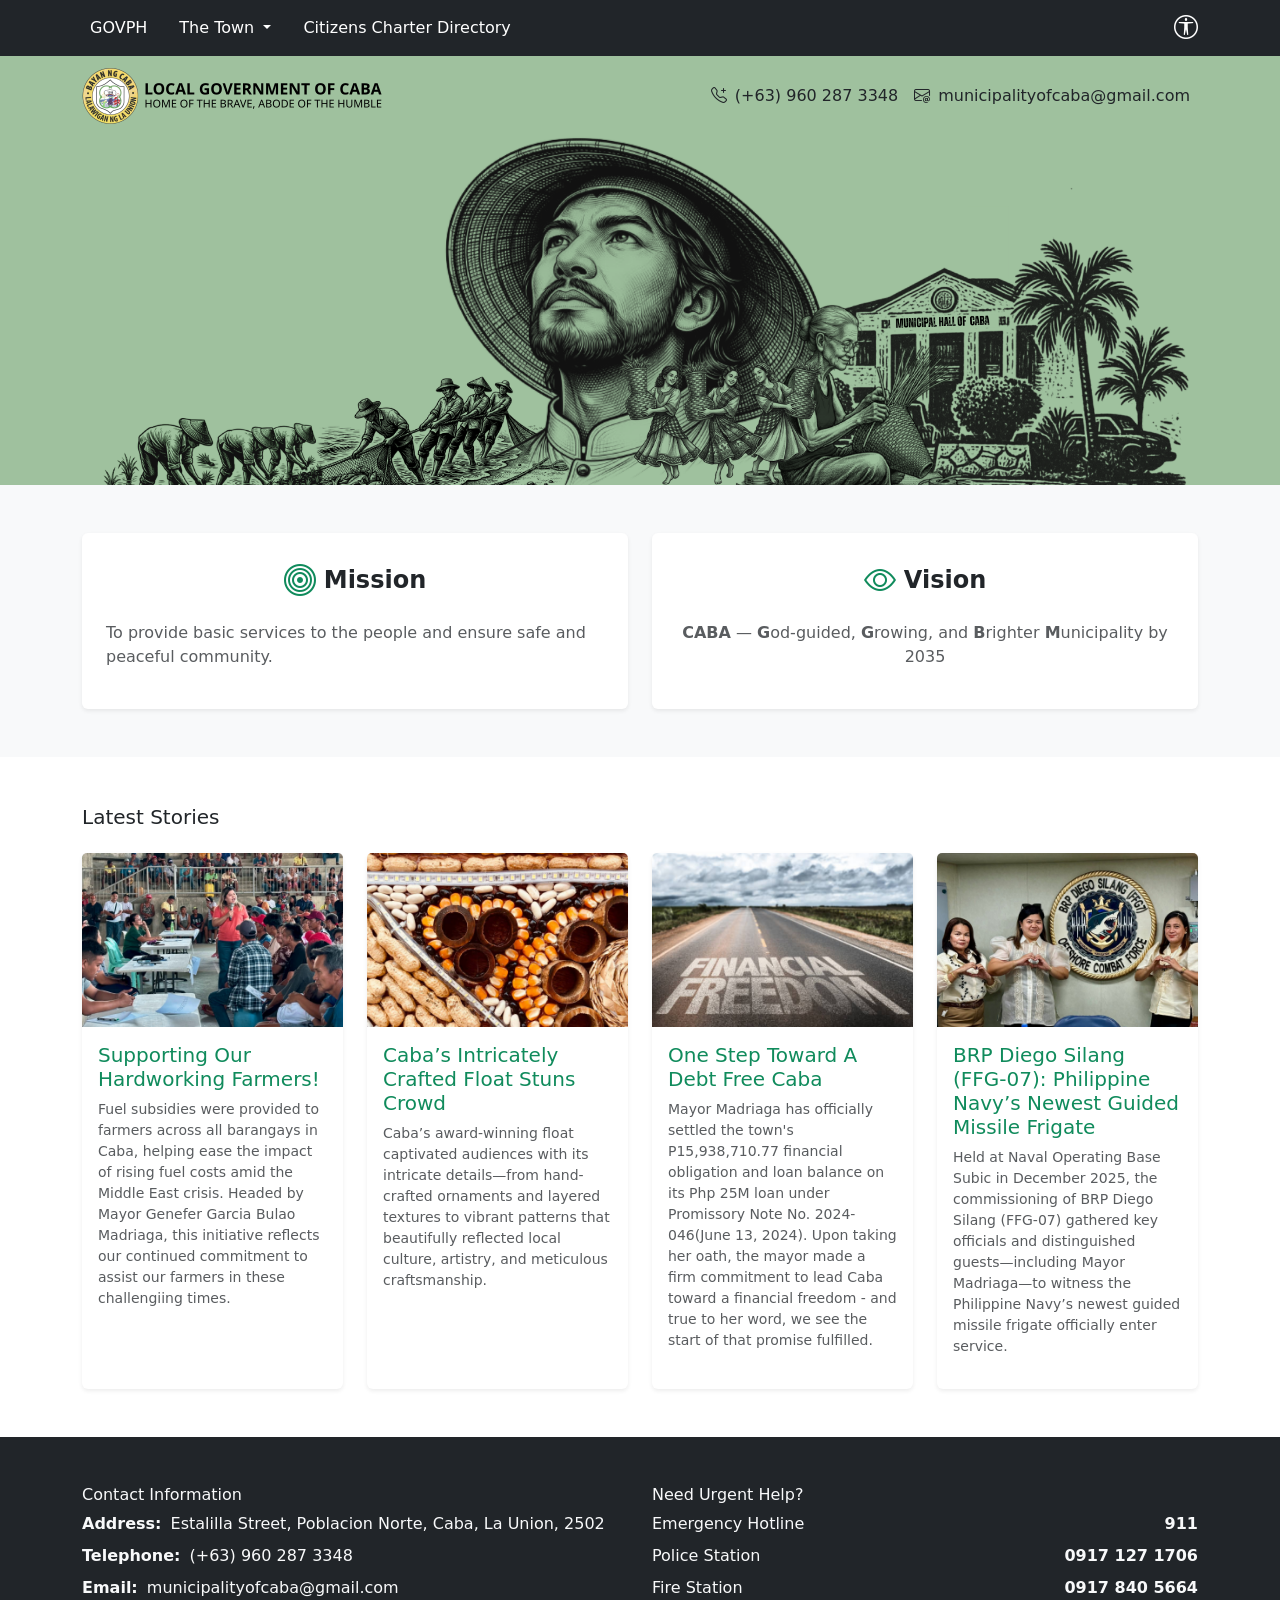
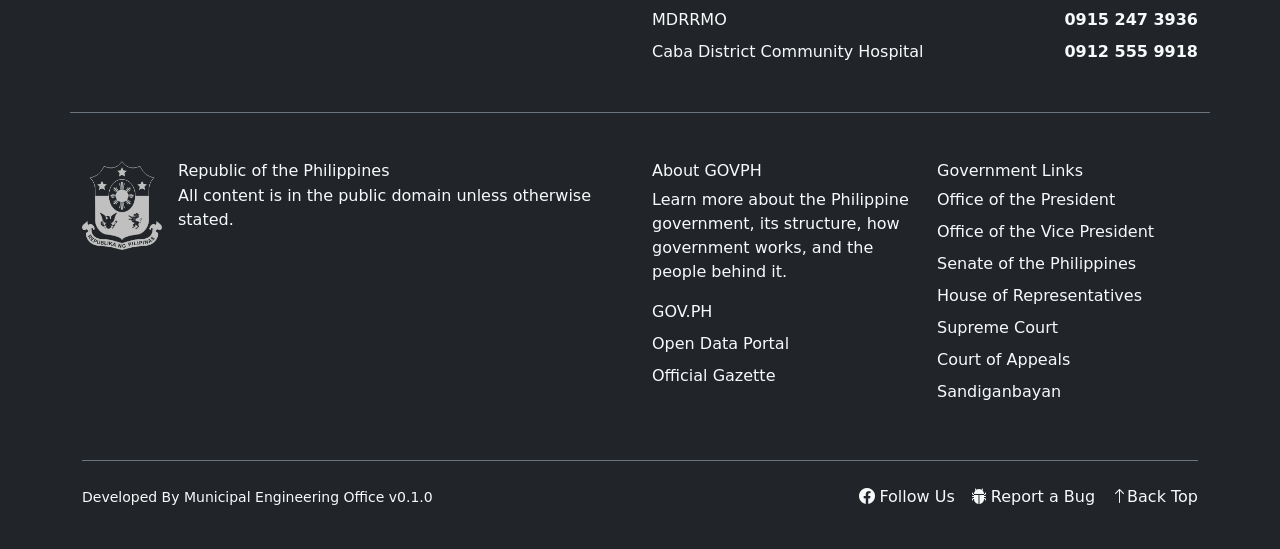
<file: index.html>
<!DOCTYPE html>
<html class="h-100" lang="en">

<head>
    <meta charset="utf-8">
    <meta name="viewport" content="width=device-width, initial-scale=1">
    <meta name="description" content="">
    <link href="https://cdn.jsdelivr.net/npm/bootstrap@5.3.8/dist/css/bootstrap.min.css" rel="stylesheet"
        integrity="sha384-sRIl4kxILFvY47J16cr9ZwB07vP4J8+LH7qKQnuqkuIAvNWLzeN8tE5YBujZqJLB" crossorigin="anonymous">
    <link rel="stylesheet" href="https://cdn.jsdelivr.net/npm/bootstrap-icons@1.13.1/font/bootstrap-icons.min.css">
    <link rel="stylesheet" href="./static/styles/common.css">
</head>

<body class="d-flex flex-column h-100">
    <nav class="navbar navbar-expand-lg navbar-dark bg-dark py-2 sticky-top">
        <div class="container">

            <!-- Mobile Toggle -->
            <div class="navbar-brand d-lg-none">
                <button class="navbar-toggler border-0" type="button" data-bs-toggle="collapse"
                    data-bs-target="#mainNav" aria-controls="mainNav" aria-expanded="false"
                    aria-label="Toggle navigation">
                    <i class="bi bi-list text-white fs-3"></i>
                </button>
            </div>

            <!-- Accessibility -->
            <div class="d-flex align-items-center gap-2 order-lg-3">
                <div class="dropdown">
                    <button class="text-white fs-4 p-0 border-0 bg-transparent dropdown-toggle" id="accessibilityMenu"
                        data-bs-toggle="dropdown" aria-expanded="false" aria-label="Accessibility Options">
                        <i class="bi bi-universal-access-circle"></i>
                    </button>

                    <ul class="dropdown-menu dropdown-menu-end">
                        <li>
                            <a class="dropdown-item" href="#" onclick="toggleContrast()">
                                <i class="bi bi-circle-half me-1"></i>Switch Contrast
                            </a>
                        </li>
                        <li>
                            <a class="dropdown-item" href="#" onclick="scrollToTop()">
                                <i class="bi bi-box-arrow-in-up me-1"></i>Page Up
                            </a>
                        </li>
                        <li>
                            <a class="dropdown-item" href="#" onclick="scrollToBottom()">
                                <i class="bi bi-box-arrow-in-down me-1"></i>Page Down
                            </a>
                        </li>
                    </ul>
                </div>
            </div>

            <!-- Nav Links -->
            <div class="collapse navbar-collapse order-lg-2 mt-2 mt-lg-0" id="mainNav">
                <ul class="navbar-nav me-auto mb-2 mb-lg-0">

                    <li class="nav-item me-lg-3">
                        <a href="https://www.gov.ph" target="_blank" class="nav-link text-white">
                            GOVPH
                        </a>
                    </li>

                    <li class="nav-item dropdown me-lg-3">
                        <a class="nav-link text-white px-2 dropdown-toggle" href="#" id="townDropdown"
                            data-bs-toggle="dropdown">
                            The Town
                        </a>
                        <ul class="dropdown-menu">
                            <li><a class="dropdown-item" href="./history.html">History</a></li>
                            <li><a class="dropdown-item" href="./otop.html">One Product</a></li>
                            <li><a class="dropdown-item" href="./officials.html">Our Officials</a></li>
                        </ul>
                    </li>

                    <li class="nav-item">
                        <a href="./citizens-charter.html" class="nav-link text-white px-2">
                            Citizens Charter Directory
                        </a>
                    </li>

                </ul>
            </div>

        </div>
    </nav>
    <header class="py-2">
        <div class="container d-flex flex-wrap align-items-center justify-content-between">
            <a href="./index.html" class="d-flex align-items-center text-dark text-decoration-none mb-2 mb-lg-0">
                <img src="static/images/logo_alt.png" id="hseal" alt="Municipality of Caba La Union">
            </a>
            <ul
                class="nav flex-column flex-lg-row align-items-start align-items-lg-center mb-2 mb-lg-0 d-none d-md-flex">
                <li class="nav-item">
                    <a class="nav-link d-flex align-items-center px-0 px-lg-2 text-body" href="tel:+639602873348">
                        <i class="bi bi-telephone-plus me-2"></i> (+63) 960 287 3348
                    </a>
                </li>
                <li class="nav-item">
                    <a class="nav-link d-flex align-items-center px-0 px-lg-2 text-body"
                        href="mailto:municipalityofcaba@gmail.com">
                        <i class="bi bi-envelope-at me-2"></i> municipalityofcaba@gmail.com
                    </a>
                </li>
            </ul>
        </div>
    </header>
    <main class="flex-shrink-0">
        <section class="hero-banner d-flex align-items-center justify-content-center">
            <div class="container">
                <img src="./static/images/web_cover_banner_r1.png" class="img-fluid w-100 hero-img" alt="Hero Banner">
            </div>
        </section>
        <section class="py-5 bg-light">
            <div class="container">
                <div class="row g-4">
                    <!-- Mission -->
                    <div class="col-12 col-md-6">
                        <div class="card h-100 shadow-sm border-0">
                            <div class="card-body p-4">
                                <div
                                    class="d-flex align-items-center justify-content-center justify-content-md-center gap-2 text-center text-md-start">
                                    <i class="bi bi-bullseye fs-2 accent-color"></i>
                                    <h4 class="fw-semibold mb-0">Mission</h4>
                                </div>
                                <p class="text-muted mt-3 text-center text-md-start">To provide basic services to the people and ensure safe and peaceful community.</p>
                            </div>
                        </div>
                    </div>

                    <!-- Vision -->
                    <div class="col-12 col-md-6">
                        <div class="card h-100 shadow-sm border-0">
                            <div class="card-body p-4">
                                <div
                                    class="d-flex align-items-center justify-content-center justify-content-md-center gap-2 text-center text-md-start">
                                    <i class="bi bi-eye fs-2 accent-color"></i>
                                    <h4 class="fw-semibold mb-0">Vision</h4>
                                </div>
                                <p class="text-muted mt-3 text-center text-md-center">
                                    <b>CABA</b> — <b>G</b>od-guided, <b>G</b>rowing, and <b>B</b>righter
                                    <b>M</b>unicipality by 2035
                                </p>
                            </div>
                        </div>
                    </div>
                </div>
            </div>
        </section>
        <section class="py-5">
            <div class="container">
                <div class="d-flex justify-content-between align-items-center mb-4">
                    <h5 class="mb-0">Latest Stories</h5>
                </div>
                <div class="row g-4">
                    <div class="col-12 col-sm-6 col-lg-3">
                        <div class="card h-100 shadow-sm border-0 position-relative">
                            <img src="./static/images/stories/cover_1.png" class="card-img-top" alt="Story Image">
                            <div class="card-body">
                                <h5 class="card-title accent-color">Supporting Our Hardworking Farmers!</h5>
                                <p class="card-text text-muted small">Fuel subsidies were provided to farmers across all
                                    barangays in Caba, helping ease the impact of rising fuel costs amid the Middle East
                                    crisis.
                                    Headed by Mayor Genefer Garcia Bulao Madriaga, this initiative reflects our
                                    continued commitment to assist our farmers in these challengiing times.
                                </p>
                                <a href="#" class="stretched-link"></a>
                            </div>
                        </div>
                    </div>
                    <div class="col-12 col-sm-6 col-lg-3">
                        <div class="card h-100 shadow-sm border-0 position-relative">
                            <img src="./static/images/stories/cover_2.png" class="card-img-top" alt="">
                            <div class="card-body">
                                <h5 class="card-title accent-color">Caba’s Intricately Crafted Float Stuns Crowd</h5>
                                <p class="card-text text-muted small">Caba’s award-winning float captivated audiences
                                    with its intricate details—from hand-crafted ornaments and layered textures to
                                    vibrant patterns that beautifully reflected local culture, artistry, and meticulous
                                    craftsmanship.</p>
                                <a href="#" class="stretched-link"></a>
                            </div>
                        </div>
                    </div>
                    <div class="col-12 col-sm-6 col-lg-3">
                        <div class="card h-100 shadow-sm border-0 position-relative">
                            <img src="./static/images/stories/cover_3.png" class="card-img-top" alt="Story Image">
                            <div class="card-body">
                                <h5 class="card-title accent-color">One Step Toward A Debt Free Caba</h5>
                                <p class="card-text text-muted small">Mayor Madriaga has officially settled the town's
                                    P15,938,710.77 financial obligation and loan balance on its Php 25M loan under
                                    Promissory Note No. 2024-046(June 13, 2024). Upon taking her oath, the mayor made a
                                    firm commitment to lead Caba toward a financial freedom - and true to her word, we
                                    see the start of that promise fulfilled.</p>
                                <a href="#" class="stretched-link"></a>
                            </div>
                        </div>
                    </div>
                    <div class="col-12 col-sm-6 col-lg-3">
                        <div class="card h-100 shadow-sm border-0 position-relative">
                            <img src="./static/images/stories/cover_4.png" class="card-img-top" alt="Story Image">
                            <div class="card-body">
                                <h5 class="card-title accent-color">BRP Diego Silang (FFG-07): Philippine Navy’s Newest
                                    Guided Missile Frigate</h5>
                                <p class="card-text text-muted small">Held at Naval Operating Base Subic in December
                                    2025, the commissioning of BRP Diego Silang (FFG-07) gathered key officials and
                                    distinguished guests—including Mayor Madriaga—to witness the Philippine Navy’s
                                    newest guided missile frigate officially enter service.</p>
                                <a href="#" class="stretched-link"></a>
                            </div>
                        </div>
                    </div>
                </div>
            </div>
        </section>
    </main>
    <footer class="mt-auto pt-5 pb-3 bg-dark text-light">
        <div class="container">
            <div class="row pb-4">
                <div class="col-12 col-md-6 mb-4">
                    <h6 class="text-center text-md-start">Contact Information</h6>
                    <dl class="mb-0">
                        <dd><strong class="me-1">Address:</strong> Estalilla Street, Poblacion Norte, Caba, La Union, 2502
                        </dd>
                        <dd><strong class="me-1">Telephone:</strong> (+63) 960 287 3348</dd>
                        <dd><strong class="me-1">Email:</strong> municipalityofcaba@gmail.com</dd>
                    </dl>
                </div>
                <div class="col-12 col-md-6 mb-4">
                    <h6 class="text-center text-md-start">Need Urgent Help?</h6>
                    <div class="d-flex flex-column gap-2">
                        <div class="d-flex justify-content-between">
                            <span>Emergency Hotline</span>
                            <a href="tel:911" class="text-light fw-bold text-decoration-none">911</a>
                        </div>
                        <div class="d-flex justify-content-between">
                            <span>Police Station</span>
                            <a href="tel:09171271706" class="text-light fw-bold text-decoration-none">0917 127 1706</a>
                        </div>
                        <div class="d-flex justify-content-between">
                            <span>Fire Station</span>
                            <a href="tel:09178405664" class="text-light fw-bold text-decoration-none">0917 840 5664</a>
                        </div>
                        <div class="d-flex justify-content-between">
                            <span>MDRRMO</span>
                            <a href="tel:0451234567" class="text-light fw-bold text-decoration-none">0915 247 3936</a>
                        </div>
                        <div class="d-flex justify-content-between">
                            <span>Caba District Community Hospital</span>
                            <a href="tel:09125559918" class="text-light fw-bold text-decoration-none">0912 555 9918</a>
                        </div>
                    </div>
                </div>
            </div>
            <!-- Government Info Section -->
            <div class="row py-5 border-top border-secondary">
                <!-- GOVPH Logo + Republic Info as One Component -->
                <div
                    class="col-12 col-md-6 d-flex flex-column flex-sm-row align-items-center align-items-sm-start mb-4 mb-md-0">
                    <div class="me-sm-3 mb-3 mb-sm-0 d-flex justify-content-center justify-content-sm-start">
                        <img src="static/images/govph-logo.png" alt="GOVPH" class="img-fluid" style="max-width: 80px;">
                    </div>
                    <div class="text-center text-sm-start">
                        <h6 class="mb-1">Republic of the Philippines</h6>
                        <p class="mb-0">All content is in the public domain unless otherwise stated.</p>
                    </div>
                </div>

                <!-- About GOVPH -->
                <div class="col-12 col-md-3 mb-4 mb-md-0">
                    <h6>About GOVPH</h6>
                    <p>Learn more about the Philippine government, its structure, how government works, and the people
                        behind it.</p>
                    <ul class="nav flex-column">
                        <li class="nav-item mb-2"><a href="https://www.gov.ph/"
                                class="nav-link p-0 link-light">GOV.PH</a></li>
                        <li class="nav-item mb-2"><a href="https://data.gov.ph/index/home"
                                class="nav-link p-0 link-light">Open Data Portal</a></li>
                        <li class="nav-item mb-2"><a href="https://www.officialgazette.gov.ph/"
                                class="nav-link p-0 link-light">Official Gazette</a></li>
                    </ul>
                </div>

                <!-- Government Links -->
                <div class="col-12 col-md-3">
                    <h6>Government Links</h6>
                    <ul class="nav flex-column">
                        <li class="nav-item mb-2"><a href="https://op-proper.gov.ph/"
                                class="nav-link p-0 link-light">Office of the
                                President</a></li>
                        <li class="nav-item mb-2"><a href="https://ovp.gov.ph/" class="nav-link p-0 link-light">Office
                                of the Vice
                                President</a></li>
                        <li class="nav-item mb-2"><a href="https://www.senate.gov.ph/"
                                class="nav-link p-0 link-light">Senate of the
                                Philippines</a></li>
                        <li class="nav-item mb-2"><a href="https://www.congress.gov.ph/"
                                class="nav-link p-0 link-light">House of
                                Representatives</a></li>
                        <li class="nav-item mb-2"><a href="https://sc.judiciary.gov.ph/"
                                class="nav-link p-0 link-light">Supreme Court</a></li>
                        <li class="nav-item mb-2"><a href="https://ca.judiciary.gov.ph/"
                                class="nav-link p-0 link-light">Court of Appeals</a></li>
                        <li class="nav-item mb-2"><a href="https://sb.judiciary.gov.ph/"
                                class="nav-link p-0 link-light">Sandiganbayan</a></li>
                    </ul>
                </div>
            </div>
            <div class="d-flex flex-column flex-sm-row justify-content-between py-4 border-top border-secondary">
                <p class="mb-3 mb-sm-0"><small>Developed By Municipal Engineering Office v0.1.0</small></p>
                <ul class="mb-0 list-unstyled d-flex justify-content-center justify-content-sm-end gap-3">
                    <li>
                        <a class="nav-link link-light d-flex align-items-center"
                            href="https://www.facebook.com/cabalaunionofficial/" title="@cabalaunionofficial"
                            aria-label="Follow Us">
                            <i class="bi bi-facebook me-1"></i>Follow Us
                        </a>
                    </li>
                    <li>
                        <a class="nav-link link-light d-flex align-items-center" href="#" aria-label="Bug Report">
                            <i class="bi bi-bug-fill me-1"></i>Report a Bug
                        </a>
                    </li>
                    <li>
                        <a class="nav-link link-light d-flex align-items-center" href="#" onclick="scrollToTop()"
                            aria-label="Bug Report">
                            <i class="bi bi-arrow-up"></i>Back Top
                        </a>
                    </li>
                </ul>
            </div>
        </div>
    </footer>
    <script src="https://cdn.jsdelivr.net/npm/bootstrap@5.3.8/dist/js/bootstrap.bundle.min.js"
        integrity="sha384-FKyoEForCGlyvwx9Hj09JcYn3nv7wiPVlz7YYwJrWVcXK/BmnVDxM+D2scQbITxI"
        crossorigin="anonymous"></script>
    <script src="./static/scripts/common.js"></script>
</body>

</html>
</file>
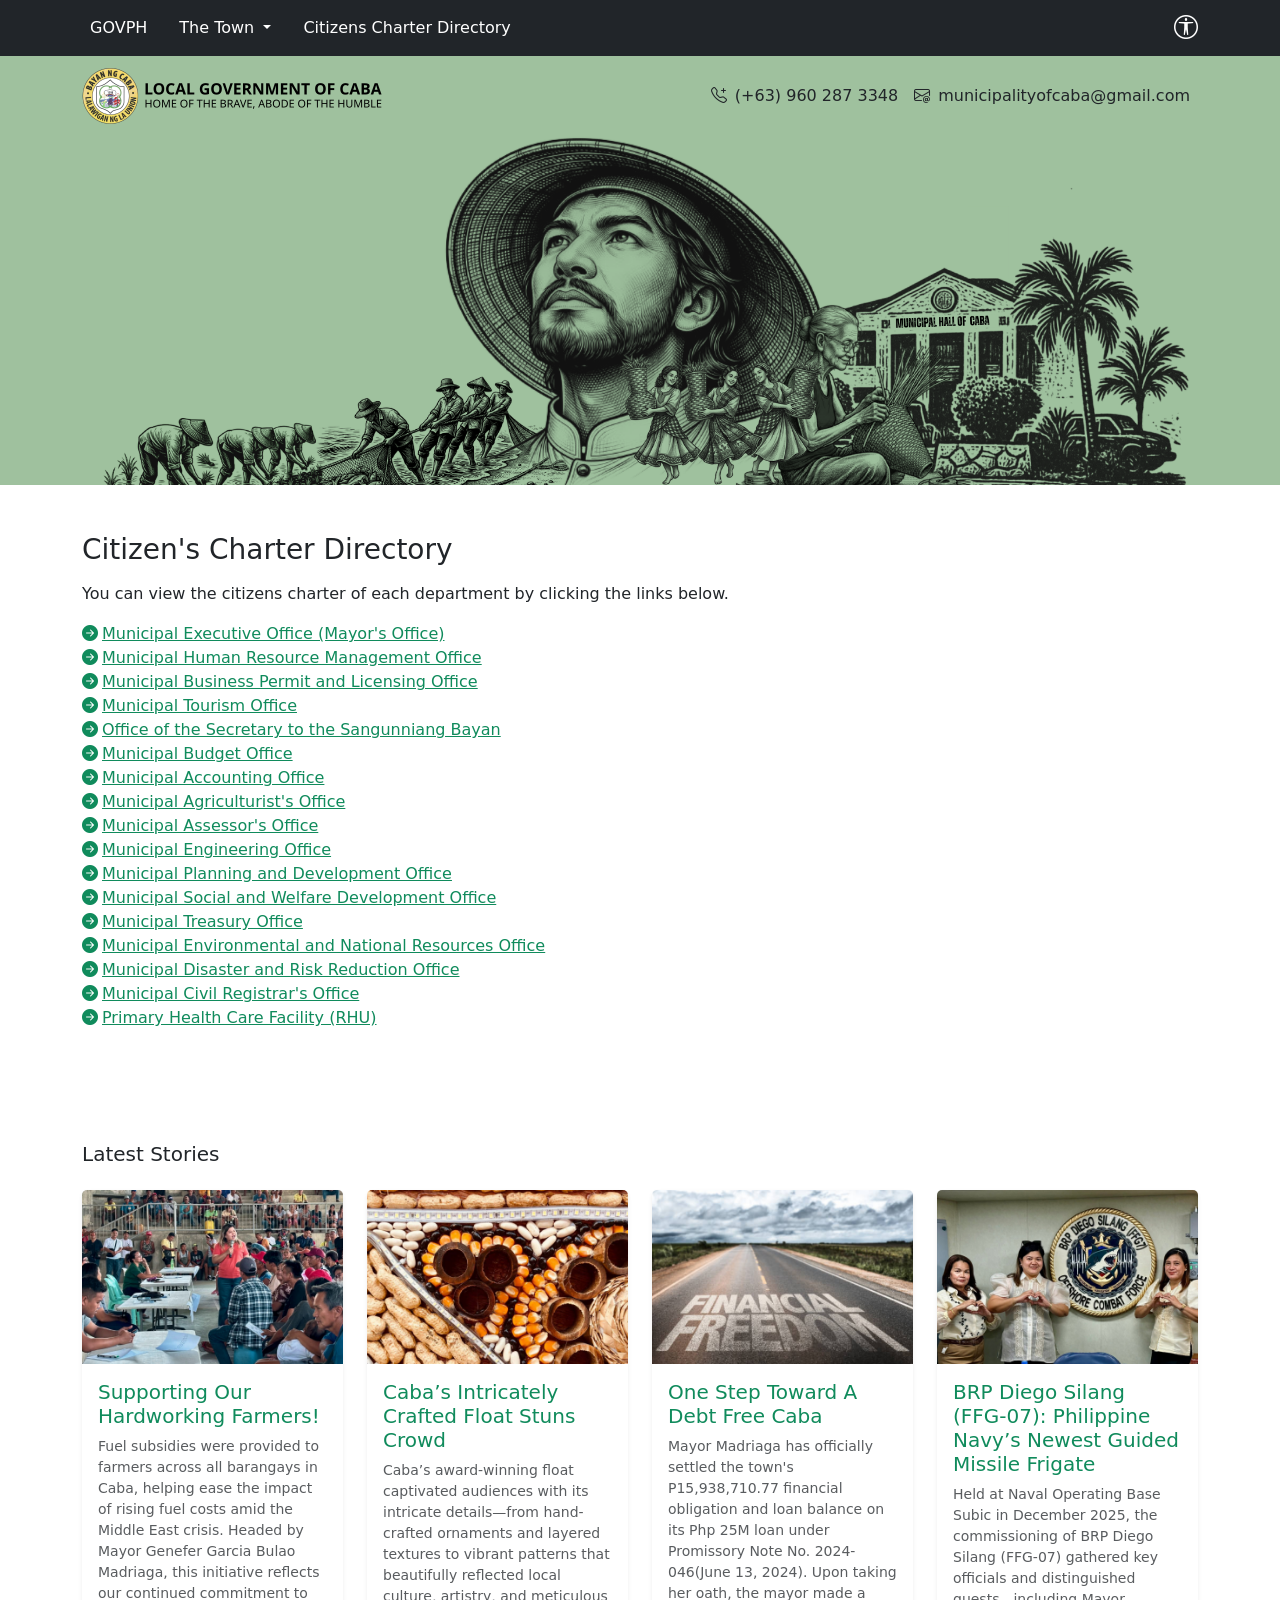
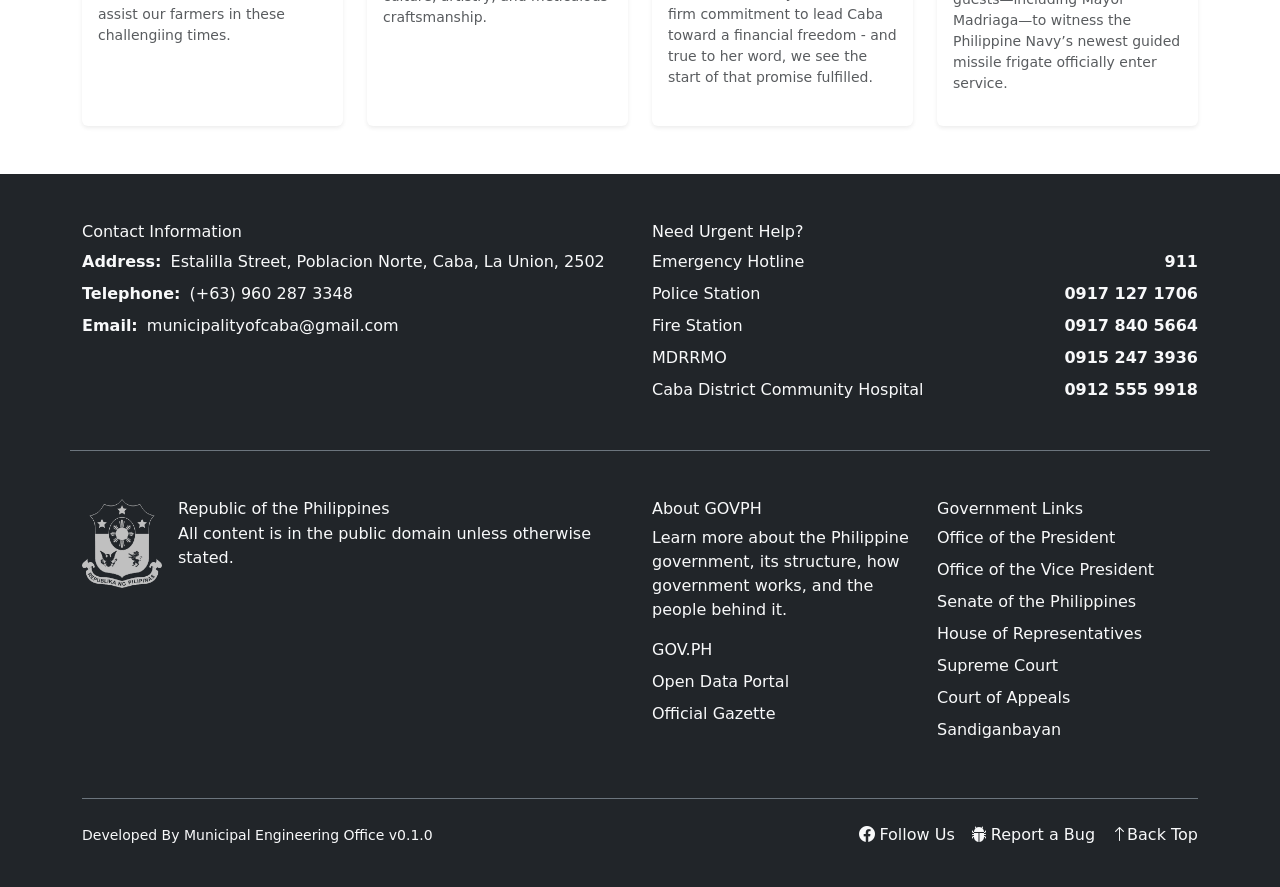
<file: citizens-charter.html>
<!DOCTYPE html>
<html class="h-100" lang="en">

<head>
    <meta charset="utf-8">
    <meta name="viewport" content="width=device-width, initial-scale=1">
    <meta name="description" content="">
    <link href="https://cdn.jsdelivr.net/npm/bootstrap@5.3.8/dist/css/bootstrap.min.css" rel="stylesheet"
        integrity="sha384-sRIl4kxILFvY47J16cr9ZwB07vP4J8+LH7qKQnuqkuIAvNWLzeN8tE5YBujZqJLB" crossorigin="anonymous">
    <link rel="stylesheet" href="https://cdn.jsdelivr.net/npm/bootstrap-icons@1.13.1/font/bootstrap-icons.min.css">
    <link rel="stylesheet" href="./static/styles/common.css">
</head>

<body class="d-flex flex-column h-100">
    <nav class="navbar navbar-expand-lg navbar-dark bg-dark py-2 sticky-top">
        <div class="container">

            <!-- Mobile Toggle -->
            <div class="navbar-brand d-lg-none">
                <button class="navbar-toggler border-0" type="button" data-bs-toggle="collapse"
                    data-bs-target="#mainNav" aria-controls="mainNav" aria-expanded="false"
                    aria-label="Toggle navigation">
                    <i class="bi bi-list text-white fs-3"></i>
                </button>
            </div>

            <!-- Accessibility -->
            <div class="d-flex align-items-center gap-2 order-lg-3">
                <div class="dropdown">
                    <button class="text-white fs-4 p-0 border-0 bg-transparent dropdown-toggle" id="accessibilityMenu"
                        data-bs-toggle="dropdown" aria-expanded="false" aria-label="Accessibility Options">
                        <i class="bi bi-universal-access-circle"></i>
                    </button>

                    <ul class="dropdown-menu dropdown-menu-end">
                        <li>
                            <a class="dropdown-item" href="#" onclick="toggleContrast()">
                                <i class="bi bi-circle-half me-1"></i>Switch Contrast
                            </a>
                        </li>
                        <li>
                            <a class="dropdown-item" href="#" onclick="scrollToTop()">
                                <i class="bi bi-box-arrow-in-up me-1"></i>Page Up
                            </a>
                        </li>
                        <li>
                            <a class="dropdown-item" href="#" onclick="scrollToBottom()">
                                <i class="bi bi-box-arrow-in-down me-1"></i>Page Down
                            </a>
                        </li>
                    </ul>
                </div>
            </div>

            <!-- Nav Links -->
            <div class="collapse navbar-collapse order-lg-2 mt-2 mt-lg-0" id="mainNav">
                <ul class="navbar-nav me-auto mb-2 mb-lg-0">

                    <li class="nav-item me-lg-3">
                        <a href="https://www.gov.ph" target="_blank" class="nav-link text-white">
                            GOVPH
                        </a>
                    </li>

                    <li class="nav-item dropdown me-lg-3">
                        <a class="nav-link text-white px-2 dropdown-toggle" href="#" id="townDropdown"
                            data-bs-toggle="dropdown">
                            The Town
                        </a>
                        <ul class="dropdown-menu">
                            <li><a class="dropdown-item" href="./history.html">History</a></li>
                            <li><a class="dropdown-item" href="./otop.html">One Product</a></li>
                            <li><a class="dropdown-item" href="./officials.html">Our Officials</a></li>
                        </ul>
                    </li>

                    <li class="nav-item">
                        <a href="./citizens-charter.html" class="nav-link text-white px-2">
                            Citizens Charter Directory
                        </a>
                    </li>

                </ul>
            </div>

        </div>
    </nav>
    <header class="py-2">
        <div class="container d-flex flex-wrap align-items-center justify-content-between">
            <a href="./index.html" class="d-flex align-items-center text-dark text-decoration-none mb-2 mb-lg-0">
                <img src="static/images/logo_alt.png" id="hseal" alt="Municipality of Caba La Union">
            </a>
            <ul
                class="nav flex-column flex-lg-row align-items-start align-items-lg-center mb-2 mb-lg-0 d-none d-md-flex">
                <li class="nav-item">
                    <a class="nav-link d-flex align-items-center px-0 px-lg-2 text-body" href="tel:+639602873348">
                        <i class="bi bi-telephone-plus me-2"></i> (+63) 960 287 3348
                    </a>
                </li>
                <li class="nav-item">
                    <a class="nav-link d-flex align-items-center px-0 px-lg-2 text-body"
                        href="mailto:municipalityofcaba@gmail.com">
                        <i class="bi bi-envelope-at me-2"></i> municipalityofcaba@gmail.com
                    </a>
                </li>
            </ul>
        </div>
    </header>
    <main class="flex-shrink-0">
        <section class="hero-banner d-flex align-items-center justify-content-center">
            <div class="container">
                <img src="./static/images/web_cover_banner_r1.png" class="img-fluid w-100 hero-img" alt="Hero Banner">
            </div>
        </section>
        <section class="py-5 container">
            <div class="row">
                <h3 class="mb-3">Citizen's Charter Directory</h3>
                <p>You can view the citizens charter of each department by clicking the links below.</p>
                <div class="col">
                    <ul class="list-unstyled ps-0">
                        <li><a href="./static/resources/cc/mexeo.pdf" target="_blank" class="accent-color"><i class="bi bi-arrow-right-circle-fill me-1"></i>Municipal Executive Office (Mayor's Office)</a></li>
                        <li><a href="./static/resources/cc/mhumo.pdf" target="_blank" class="accent-color"><i class="bi bi-arrow-right-circle-fill me-1"></i>Municipal Human Resource Management Office</a></li>
                        <li><a href="./static/resources/cc/mbuso.pdf" target="_blank" class="accent-color"><i class="bi bi-arrow-right-circle-fill me-1"></i>Municipal Business Permit and Licensing Office</a></li>
                        <li><a href="./static/resources/cc/mtouo.pdf" target="_blank" class="accent-color"><i class="bi bi-arrow-right-circle-fill me-1"></i>Municipal Tourism Office</a></li>
                        <li><a href="./static/resources/cc/ssbo.pdf" target="_blank" class="accent-color"><i class="bi bi-arrow-right-circle-fill me-1"></i>Office of the Secretary to the Sangunniang Bayan</a></li>
                        <li><a href="./static/resources/cc/mbudo.pdf" target="_blank" class="accent-color"><i class="bi bi-arrow-right-circle-fill me-1"></i>Municipal Budget Office</a></li>
                        <li><a href="./static/resources/cc/macco.pdf" target="_blank" class="accent-color"><i class="bi bi-arrow-right-circle-fill me-1"></i>Municipal Accounting Office</a></li>
                        <li><a href="./static/resources/cc/magro.pdf" target="_blank" class="accent-color"><i class="bi bi-arrow-right-circle-fill me-1"></i>Municipal Agriculturist's Office</a></li>
                        <li><a href="./static/resources/cc/masso.pdf" target="_blank" class="accent-color"><i class="bi bi-arrow-right-circle-fill me-1"></i>Municipal Assessor's Office</a></li>
                        <li><a href="./static/resources/cc/mengo.pdf" target="_blank" class="accent-color"><i class="bi bi-arrow-right-circle-fill me-1"></i>Municipal Engineering Office</a></li>
                        <li><a href="./static/resources/cc/mplano.pdf" target="_blank" class="accent-color"><i class="bi bi-arrow-right-circle-fill me-1"></i>Municipal Planning and Development Office</a></li>
                        <li><a href="./static/resources/cc/mswdo.pdf" target="_blank" class="accent-color"><i class="bi bi-arrow-right-circle-fill me-1"></i>Municipal Social and Welfare Development Office</a></li>
                        <li><a href="./static/resources/cc/mtreo.pdf" target="_blank" class="accent-color"><i class="bi bi-arrow-right-circle-fill me-1"></i>Municipal Treasury Office</a></li>
                        <li><a href="./static/resources/cc/menvo.pdf" target="_blank" class="accent-color"><i class="bi bi-arrow-right-circle-fill me-1"></i>Municipal Environmental and National Resources Office</a></li>
                        <li><a href="./static/resources/cc/mdiso.pdf" target="_blank" class="accent-color"><i class="bi bi-arrow-right-circle-fill me-1"></i>Municipal Disaster and Risk Reduction Office</a></li>
                        <li><a href="./static/resources/cc/mcivo.pdf" target="_blank" class="accent-color"><i class="bi bi-arrow-right-circle-fill me-1"></i>Municipal Civil Registrar's Office</a></li>
                        <li><a href="./static/resources/cc/mheao.pdf" target="_blank" class="accent-color"><i class="bi bi-arrow-right-circle-fill me-1"></i>Primary Health Care Facility (RHU)</a></li>
                    </ul>
                </div>
            </div>
        </section>
        <section class="py-5">
            <div class="container">
                <div class="d-flex justify-content-between align-items-center mb-4">
                    <h5 class="mb-0">Latest Stories</h5>
                </div>
                <div class="row g-4">
                    <div class="col-12 col-sm-6 col-lg-3">
                        <div class="card h-100 shadow-sm border-0 position-relative">
                            <img src="./static/images/stories/cover_1.png" class="card-img-top" alt="Story Image">
                            <div class="card-body">
                                <h5 class="card-title accent-color">Supporting Our Hardworking Farmers!</h5>
                                <p class="card-text text-muted small">Fuel subsidies were provided to farmers across all
                                    barangays in Caba, helping ease the impact of rising fuel costs amid the Middle East
                                    crisis.
                                    Headed by Mayor Genefer Garcia Bulao Madriaga, this initiative reflects our
                                    continued commitment to assist our farmers in these challengiing times.
                                </p>
                                <a href="#" class="stretched-link"></a>
                            </div>
                        </div>
                    </div>
                    <div class="col-12 col-sm-6 col-lg-3">
                        <div class="card h-100 shadow-sm border-0 position-relative">
                            <img src="./static/images/stories/cover_2.png" class="card-img-top" alt="">
                            <div class="card-body">
                                <h5 class="card-title accent-color">Caba’s Intricately Crafted Float Stuns Crowd</h5>
                                <p class="card-text text-muted small">Caba’s award-winning float captivated audiences
                                    with its intricate details—from hand-crafted ornaments and layered textures to
                                    vibrant patterns that beautifully reflected local culture, artistry, and meticulous
                                    craftsmanship.</p>
                                <a href="#" class="stretched-link"></a>
                            </div>
                        </div>
                    </div>
                    <div class="col-12 col-sm-6 col-lg-3">
                        <div class="card h-100 shadow-sm border-0 position-relative">
                            <img src="./static/images/stories/cover_3.png" class="card-img-top" alt="Story Image">
                            <div class="card-body">
                                <h5 class="card-title accent-color">One Step Toward A Debt Free Caba</h5>
                                <p class="card-text text-muted small">Mayor Madriaga has officially settled the town's
                                    P15,938,710.77 financial obligation and loan balance on its Php 25M loan under
                                    Promissory Note No. 2024-046(June 13, 2024). Upon taking her oath, the mayor made a
                                    firm commitment to lead Caba toward a financial freedom - and true to her word, we
                                    see the start of that promise fulfilled.</p>
                                <a href="#" class="stretched-link"></a>
                            </div>
                        </div>
                    </div>
                    <div class="col-12 col-sm-6 col-lg-3">
                        <div class="card h-100 shadow-sm border-0 position-relative">
                            <img src="./static/images/stories/cover_4.png" class="card-img-top" alt="Story Image">
                            <div class="card-body">
                                <h5 class="card-title accent-color">BRP Diego Silang (FFG-07): Philippine Navy’s Newest
                                    Guided Missile Frigate</h5>
                                <p class="card-text text-muted small">Held at Naval Operating Base Subic in December
                                    2025, the commissioning of BRP Diego Silang (FFG-07) gathered key officials and
                                    distinguished guests—including Mayor Madriaga—to witness the Philippine Navy’s
                                    newest guided missile frigate officially enter service.</p>
                                <a href="#" class="stretched-link"></a>
                            </div>
                        </div>
                    </div>
                </div>
            </div>
        </section>
    </main>
    <footer class="mt-auto pt-5 pb-3 bg-dark text-light">
        <div class="container">
            <div class="row pb-4">
                <div class="col-12 col-md-6 mb-4">
                    <h6 class="text-center text-md-start">Contact Information</h6>
                    <dl class="mb-0">
                        <dd><strong class="me-1">Address:</strong> Estalilla Street, Poblacion Norte, Caba, La Union, 2502
                        </dd>
                        <dd><strong class="me-1">Telephone:</strong> (+63) 960 287 3348</dd>
                        <dd><strong class="me-1">Email:</strong> municipalityofcaba@gmail.com</dd>
                    </dl>
                </div>
                <div class="col-12 col-md-6 mb-4">
                    <h6 class="text-center text-md-start">Need Urgent Help?</h6>
                    <div class="d-flex flex-column gap-2">
                        <div class="d-flex justify-content-between">
                            <span>Emergency Hotline</span>
                            <a href="tel:911" class="text-light fw-bold text-decoration-none">911</a>
                        </div>
                        <div class="d-flex justify-content-between">
                            <span>Police Station</span>
                            <a href="tel:09171271706" class="text-light fw-bold text-decoration-none">0917 127 1706</a>
                        </div>
                        <div class="d-flex justify-content-between">
                            <span>Fire Station</span>
                            <a href="tel:09178405664" class="text-light fw-bold text-decoration-none">0917 840 5664</a>
                        </div>
                        <div class="d-flex justify-content-between">
                            <span>MDRRMO</span>
                            <a href="tel:0451234567" class="text-light fw-bold text-decoration-none">0915 247 3936</a>
                        </div>
                        <div class="d-flex justify-content-between">
                            <span>Caba District Community Hospital</span>
                            <a href="tel:09125559918" class="text-light fw-bold text-decoration-none">0912 555 9918</a>
                        </div>
                    </div>
                </div>
            </div>
            <!-- Government Info Section -->
            <div class="row py-5 border-top border-secondary">
                <!-- GOVPH Logo + Republic Info as One Component -->
                <div
                    class="col-12 col-md-6 d-flex flex-column flex-sm-row align-items-center align-items-sm-start mb-4 mb-md-0">
                    <div class="me-sm-3 mb-3 mb-sm-0 d-flex justify-content-center justify-content-sm-start">
                        <img src="static/images/govph-logo.png" alt="GOVPH" class="img-fluid" style="max-width: 80px;">
                    </div>
                    <div class="text-center text-sm-start">
                        <h6 class="mb-1">Republic of the Philippines</h6>
                        <p class="mb-0">All content is in the public domain unless otherwise stated.</p>
                    </div>
                </div>

                <!-- About GOVPH -->
                <div class="col-12 col-md-3 mb-4 mb-md-0">
                    <h6>About GOVPH</h6>
                    <p>Learn more about the Philippine government, its structure, how government works, and the people
                        behind it.</p>
                    <ul class="nav flex-column">
                        <li class="nav-item mb-2"><a href="https://www.gov.ph/"
                                class="nav-link p-0 link-light">GOV.PH</a></li>
                        <li class="nav-item mb-2"><a href="https://data.gov.ph/index/home"
                                class="nav-link p-0 link-light">Open Data Portal</a></li>
                        <li class="nav-item mb-2"><a href="https://www.officialgazette.gov.ph/"
                                class="nav-link p-0 link-light">Official Gazette</a></li>
                    </ul>
                </div>

                <!-- Government Links -->
                <div class="col-12 col-md-3">
                    <h6>Government Links</h6>
                    <ul class="nav flex-column">
                        <li class="nav-item mb-2"><a href="https://op-proper.gov.ph/"
                                class="nav-link p-0 link-light">Office of the
                                President</a></li>
                        <li class="nav-item mb-2"><a href="https://ovp.gov.ph/" class="nav-link p-0 link-light">Office
                                of the Vice
                                President</a></li>
                        <li class="nav-item mb-2"><a href="https://www.senate.gov.ph/"
                                class="nav-link p-0 link-light">Senate of the
                                Philippines</a></li>
                        <li class="nav-item mb-2"><a href="https://www.congress.gov.ph/"
                                class="nav-link p-0 link-light">House of
                                Representatives</a></li>
                        <li class="nav-item mb-2"><a href="https://sc.judiciary.gov.ph/"
                                class="nav-link p-0 link-light">Supreme Court</a></li>
                        <li class="nav-item mb-2"><a href="https://ca.judiciary.gov.ph/"
                                class="nav-link p-0 link-light">Court of Appeals</a></li>
                        <li class="nav-item mb-2"><a href="https://sb.judiciary.gov.ph/"
                                class="nav-link p-0 link-light">Sandiganbayan</a></li>
                    </ul>
                </div>
            </div>
            <div class="d-flex flex-column flex-sm-row justify-content-between py-4 border-top border-secondary">
                <p class="mb-3 mb-sm-0"><small>Developed By Municipal Engineering Office v0.1.0</small></p>
                <ul class="mb-0 list-unstyled d-flex justify-content-center justify-content-sm-end gap-3">
                    <li>
                        <a class="nav-link link-light d-flex align-items-center"
                            href="https://www.facebook.com/cabalaunionofficial/" title="@cabalaunionofficial"
                            aria-label="Follow Us">
                            <i class="bi bi-facebook me-1"></i>Follow Us
                        </a>
                    </li>
                    <li>
                        <a class="nav-link link-light d-flex align-items-center" href="#" aria-label="Bug Report">
                            <i class="bi bi-bug-fill me-1"></i>Report a Bug
                        </a>
                    </li>
                    <li>
                        <a class="nav-link link-light d-flex align-items-center" href="#" onclick="scrollToTop()"
                            aria-label="Back Top">
                            <i class="bi bi-arrow-up"></i>Back Top
                        </a>
                    </li>
                </ul>
            </div>
        </div>
    </footer>
    <script src="https://cdn.jsdelivr.net/npm/bootstrap@5.3.8/dist/js/bootstrap.bundle.min.js"
        integrity="sha384-FKyoEForCGlyvwx9Hj09JcYn3nv7wiPVlz7YYwJrWVcXK/BmnVDxM+D2scQbITxI"
        crossorigin="anonymous"></script>
    <script src="./static/scripts/common.js"></script>
</body>

</html>
</file>
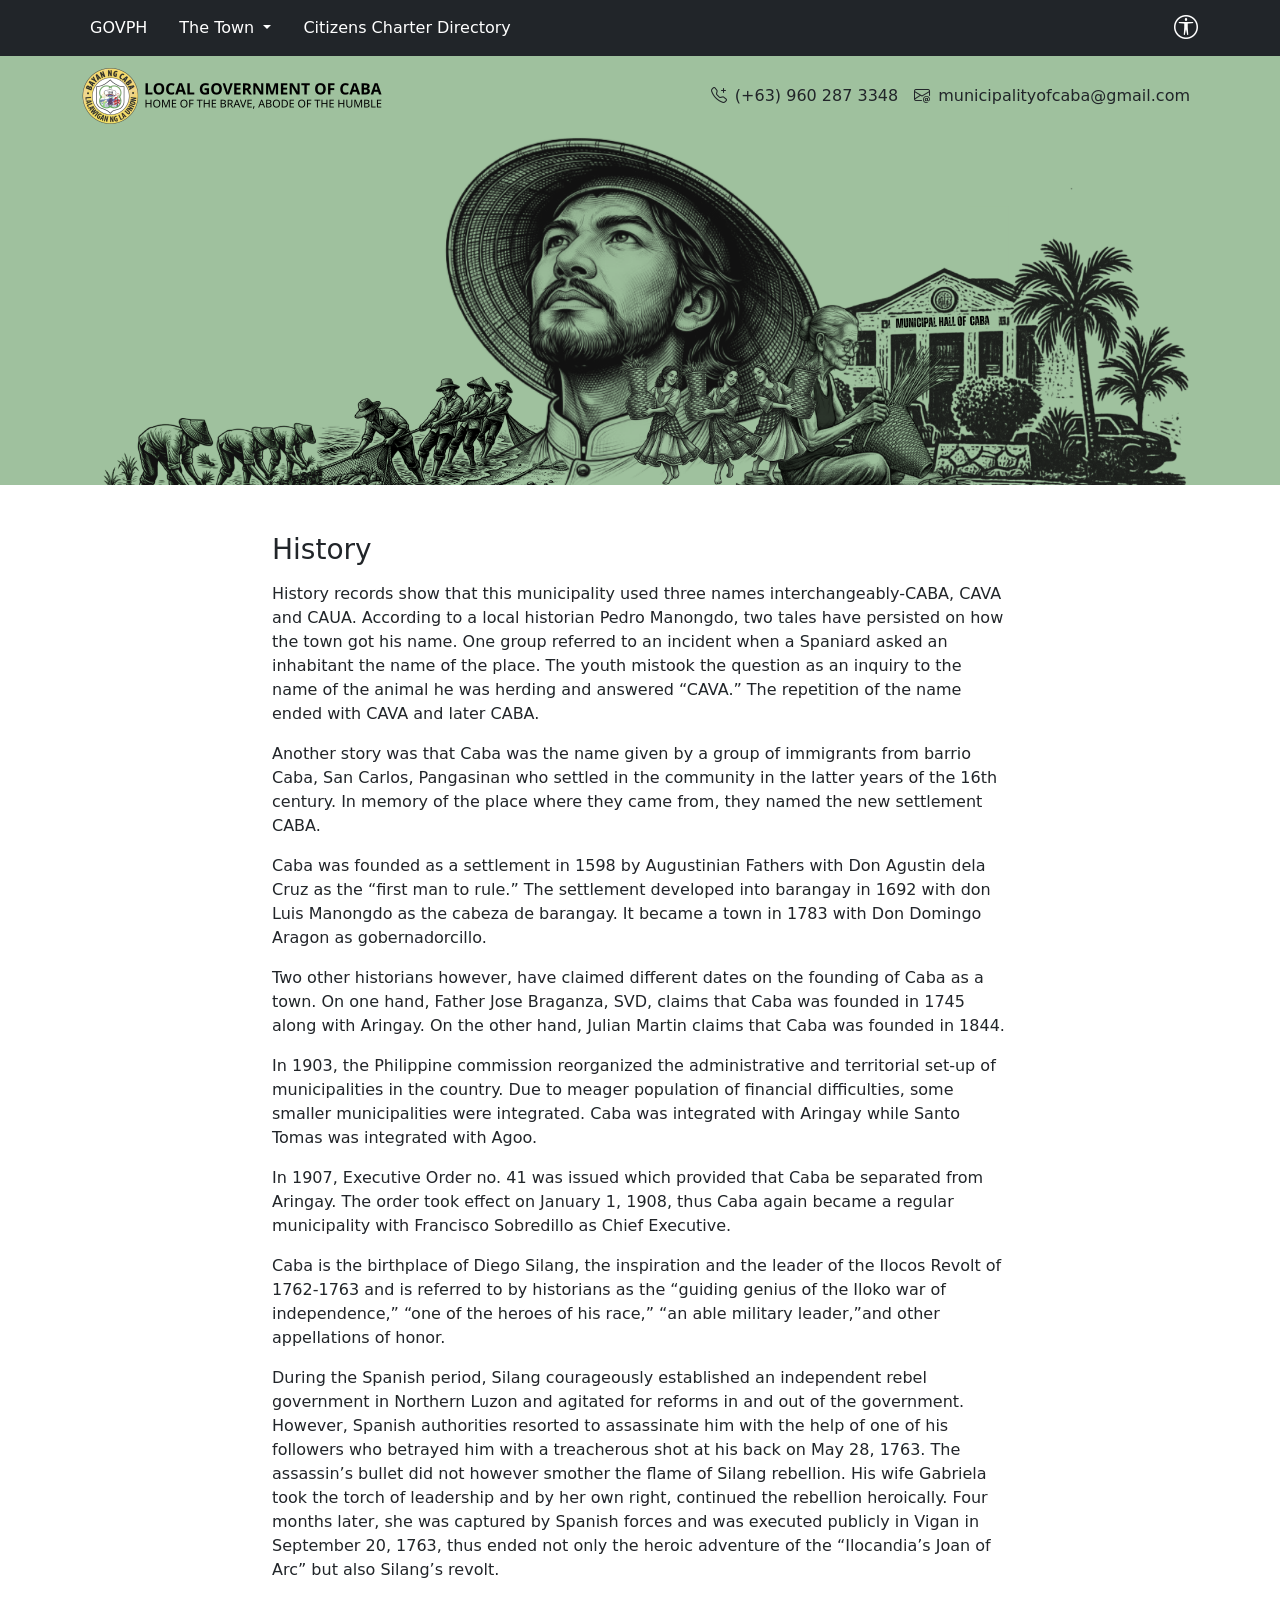
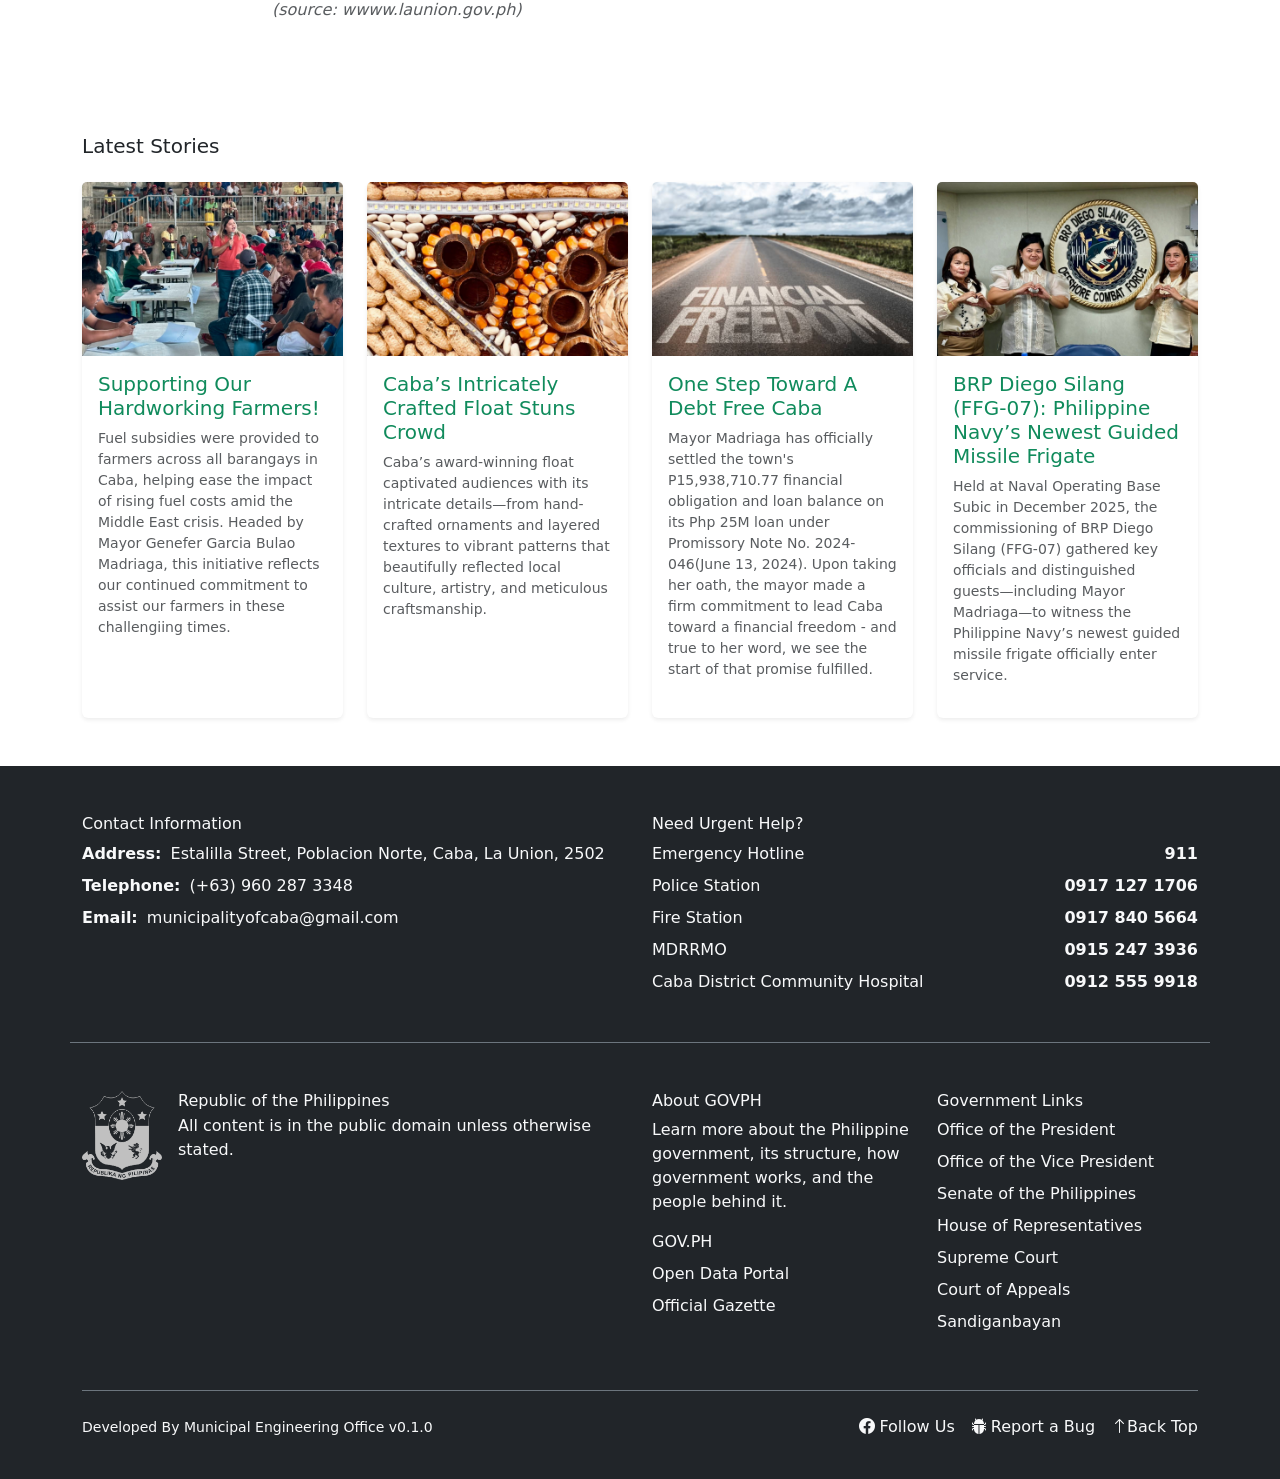
<file: history.html>
<!DOCTYPE html>
<html class="h-100" lang="en">

<head>
    <meta charset="utf-8">
    <meta name="viewport" content="width=device-width, initial-scale=1">
    <meta name="description" content="">
    <link href="https://cdn.jsdelivr.net/npm/bootstrap@5.3.8/dist/css/bootstrap.min.css" rel="stylesheet"
        integrity="sha384-sRIl4kxILFvY47J16cr9ZwB07vP4J8+LH7qKQnuqkuIAvNWLzeN8tE5YBujZqJLB" crossorigin="anonymous">
    <link rel="stylesheet" href="https://cdn.jsdelivr.net/npm/bootstrap-icons@1.13.1/font/bootstrap-icons.min.css">
    <link rel="stylesheet" href="./static/styles/common.css">
</head>

<body class="d-flex flex-column h-100">
    <nav class="navbar navbar-expand-lg navbar-dark bg-dark py-2 sticky-top">
        <div class="container">

            <!-- Mobile Toggle -->
            <div class="navbar-brand d-lg-none">
                <button class="navbar-toggler border-0" type="button" data-bs-toggle="collapse"
                    data-bs-target="#mainNav" aria-controls="mainNav" aria-expanded="false"
                    aria-label="Toggle navigation">
                    <i class="bi bi-list text-white fs-3"></i>
                </button>
            </div>

            <!-- Accessibility -->
            <div class="d-flex align-items-center gap-2 order-lg-3">
                <div class="dropdown">
                    <button class="text-white fs-4 p-0 border-0 bg-transparent dropdown-toggle" id="accessibilityMenu"
                        data-bs-toggle="dropdown" aria-expanded="false" aria-label="Accessibility Options">
                        <i class="bi bi-universal-access-circle"></i>
                    </button>

                    <ul class="dropdown-menu dropdown-menu-end">
                        <li>
                            <a class="dropdown-item" href="#" onclick="toggleContrast()">
                                <i class="bi bi-circle-half me-1"></i>Switch Contrast
                            </a>
                        </li>
                        <li>
                            <a class="dropdown-item" href="#" onclick="scrollToTop()">
                                <i class="bi bi-box-arrow-in-up me-1"></i>Page Up
                            </a>
                        </li>
                        <li>
                            <a class="dropdown-item" href="#" onclick="scrollToBottom()">
                                <i class="bi bi-box-arrow-in-down me-1"></i>Page Down
                            </a>
                        </li>
                    </ul>
                </div>
            </div>

            <!-- Nav Links -->
            <div class="collapse navbar-collapse order-lg-2 mt-2 mt-lg-0" id="mainNav">
                <ul class="navbar-nav me-auto mb-2 mb-lg-0">

                    <li class="nav-item me-lg-3">
                        <a href="https://www.gov.ph" target="_blank" class="nav-link text-white">
                            GOVPH
                        </a>
                    </li>

                    <li class="nav-item dropdown me-lg-3">
                        <a class="nav-link text-white px-2 dropdown-toggle" href="#" id="townDropdown"
                            data-bs-toggle="dropdown">
                            The Town
                        </a>
                        <ul class="dropdown-menu">
                            <li><a class="dropdown-item" href="./history.html">History</a></li>
                            <li><a class="dropdown-item" href="./otop.html">One Product</a></li>
                            <li><a class="dropdown-item" href="./officials.html">Our Officials</a></li>
                        </ul>
                    </li>

                    <li class="nav-item">
                        <a href="./citizens-charter.html" class="nav-link text-white px-2">
                            Citizens Charter Directory
                        </a>
                    </li>

                </ul>
            </div>

        </div>
    </nav>
    <header class="py-2">
        <div class="container d-flex flex-wrap align-items-center justify-content-between">
            <a href="./index.html" class="d-flex align-items-center text-dark text-decoration-none mb-2 mb-lg-0">
                <img src="static/images/logo_alt.png" id="hseal" alt="Municipality of Caba La Union">
            </a>
            <ul
                class="nav flex-column flex-lg-row align-items-start align-items-lg-center mb-2 mb-lg-0 d-none d-md-flex">
                <li class="nav-item">
                    <a class="nav-link d-flex align-items-center px-0 px-lg-2 text-body" href="tel:+639602873348">
                        <i class="bi bi-telephone-plus me-2"></i> (+63) 960 287 3348
                    </a>
                </li>
                <li class="nav-item">
                    <a class="nav-link d-flex align-items-center px-0 px-lg-2 text-body"
                        href="mailto:municipalityofcaba@gmail.com">
                        <i class="bi bi-envelope-at me-2"></i> municipalityofcaba@gmail.com
                    </a>
                </li>
            </ul>
        </div>
    </header>
    <main class="flex-shrink-0">
        <section class="hero-banner d-flex align-items-center justify-content-center">
            <div class="container">
                <img src="./static/images/web_cover_banner_r1.png" class="img-fluid w-100 hero-img" alt="Hero Banner">
            </div>
        </section>
        <section class="py-5">
            <div class="container">
                <div class="row justify-content-center">
                    <div class="col-lg-8">
                        <h3 class="mb-3">History</h3>
                        <p>History records show that this municipality used three names interchangeably-CABA, CAVA and CAUA.
                            According to a local historian Pedro Manongdo, two tales have persisted on how the town got his
                            name. One group referred to an incident when a Spaniard asked an inhabitant the name of the place.
                            The youth mistook the question as an inquiry to the name of the animal he was herding and answered
                            “CAVA.” The repetition of the name ended with CAVA and later CABA.</p>
                        <p>Another story was that Caba was the name given by a group of immigrants from barrio Caba, San Carlos,
                            Pangasinan who settled in the community in the latter years of the 16th century. In memory of the
                            place where they came from, they named the new settlement CABA.</p>
                        <p>Caba was founded as a settlement in 1598 by Augustinian Fathers with Don Agustin dela Cruz as the
                            “first man to rule.” The settlement developed into barangay in 1692 with don Luis Manongdo as the
                            cabeza de barangay. It became a town in 1783 with Don Domingo Aragon as gobernadorcillo.</p>
                        <p>Two other historians however, have claimed different dates on the founding of Caba as a town. On one
                            hand, Father Jose Braganza, SVD, claims that Caba was founded in 1745 along with Aringay. On the
                            other hand, Julian Martin claims that Caba was founded in 1844.</p>
                        <p>In 1903, the Philippine commission reorganized the administrative and territorial set-up of
                            municipalities in the country. Due to meager population of financial difficulties, some smaller
                            municipalities were integrated. Caba was integrated with Aringay while Santo Tomas was integrated
                            with Agoo.</p>
                        <p>In 1907, Executive Order no. 41 was issued which provided that Caba be separated from Aringay. The
                            order took effect on January 1, 1908, thus Caba again became a regular municipality with Francisco
                            Sobredillo as Chief Executive.</p>
                        <p>Caba is the birthplace of Diego Silang, the inspiration and the leader of the Ilocos Revolt of
                            1762-1763 and is referred to by historians as the “guiding genius of the Iloko war of independence,”
                            “one of the heroes of his race,” “an able military leader,”and other appellations of honor.</p>
                        <p>During the Spanish period, Silang courageously established an independent rebel government in
                            Northern Luzon and agitated for reforms in and out of the government. However, Spanish authorities
                            resorted to assassinate him with the help of one of his followers who betrayed him with a
                            treacherous shot at his back on May 28, 1763. The assassin’s bullet did not however smother the
                            flame of Silang rebellion. His wife Gabriela took the torch of leadership and by her own right,
                            continued the rebellion heroically. Four months later, she was captured by Spanish forces and was
                            executed publicly in Vigan in September 20, 1763, thus ended not only the heroic adventure of the
                            “Ilocandia’s Joan of Arc” but also Silang’s revolt.</p>
                        <p class="fst-italic text-body-secondary">(source: wwww.launion.gov.ph)</p>
                    </div>
                </div>
            </div>
        </section>
        <section class="py-5">
            <div class="container">
                <div class="d-flex justify-content-between align-items-center mb-4">
                    <h5 class="mb-0">Latest Stories</h5>
                </div>
                <div class="row g-4">
                    <div class="col-12 col-sm-6 col-lg-3">
                        <div class="card h-100 shadow-sm border-0 position-relative">
                            <img src="./static/images/stories/cover_1.png" class="card-img-top" alt="Story Image">
                            <div class="card-body">
                                <h5 class="card-title accent-color">Supporting Our Hardworking Farmers!</h5>
                                <p class="card-text text-muted small">Fuel subsidies were provided to farmers across all
                                    barangays in Caba, helping ease the impact of rising fuel costs amid the Middle East
                                    crisis.
                                    Headed by Mayor Genefer Garcia Bulao Madriaga, this initiative reflects our
                                    continued commitment to assist our farmers in these challengiing times.
                                </p>
                                <a href="#" class="stretched-link"></a>
                            </div>
                        </div>
                    </div>
                    <div class="col-12 col-sm-6 col-lg-3">
                        <div class="card h-100 shadow-sm border-0 position-relative">
                            <img src="./static/images/stories/cover_2.png" class="card-img-top" alt="">
                            <div class="card-body">
                                <h5 class="card-title accent-color">Caba’s Intricately Crafted Float Stuns Crowd</h5>
                                <p class="card-text text-muted small">Caba’s award-winning float captivated audiences
                                    with its intricate details—from hand-crafted ornaments and layered textures to
                                    vibrant patterns that beautifully reflected local culture, artistry, and meticulous
                                    craftsmanship.</p>
                                <a href="#" class="stretched-link"></a>
                            </div>
                        </div>
                    </div>
                    <div class="col-12 col-sm-6 col-lg-3">
                        <div class="card h-100 shadow-sm border-0 position-relative">
                            <img src="./static/images/stories/cover_3.png" class="card-img-top" alt="Story Image">
                            <div class="card-body">
                                <h5 class="card-title accent-color">One Step Toward A Debt Free Caba</h5>
                                <p class="card-text text-muted small">Mayor Madriaga has officially settled the town's
                                    P15,938,710.77 financial obligation and loan balance on its Php 25M loan under
                                    Promissory Note No. 2024-046(June 13, 2024). Upon taking her oath, the mayor made a
                                    firm commitment to lead Caba toward a financial freedom - and true to her word, we
                                    see the start of that promise fulfilled.</p>
                                <a href="#" class="stretched-link"></a>
                            </div>
                        </div>
                    </div>
                    <div class="col-12 col-sm-6 col-lg-3">
                        <div class="card h-100 shadow-sm border-0 position-relative">
                            <img src="./static/images/stories/cover_4.png" class="card-img-top" alt="Story Image">
                            <div class="card-body">
                                <h5 class="card-title accent-color">BRP Diego Silang (FFG-07): Philippine Navy’s Newest
                                    Guided Missile Frigate</h5>
                                <p class="card-text text-muted small">Held at Naval Operating Base Subic in December
                                    2025, the commissioning of BRP Diego Silang (FFG-07) gathered key officials and
                                    distinguished guests—including Mayor Madriaga—to witness the Philippine Navy’s
                                    newest guided missile frigate officially enter service.</p>
                                <a href="#" class="stretched-link"></a>
                            </div>
                        </div>
                    </div>
                </div>
            </div>
        </section>
    </main>
    <footer class="mt-auto pt-5 pb-3 bg-dark text-light">
        <div class="container">
            <div class="row pb-4">
                <div class="col-12 col-md-6 mb-4">
                    <h6 class="text-center text-md-start">Contact Information</h6>
                    <dl class="mb-0">
                        <dd><strong class="me-1">Address:</strong> Estalilla Street, Poblacion Norte, Caba, La Union, 2502
                        </dd>
                        <dd><strong class="me-1">Telephone:</strong> (+63) 960 287 3348</dd>
                        <dd><strong class="me-1">Email:</strong> municipalityofcaba@gmail.com</dd>
                    </dl>
                </div>
                <div class="col-12 col-md-6 mb-4">
                    <h6 class="text-center text-md-start">Need Urgent Help?</h6>
                    <div class="d-flex flex-column gap-2">
                        <div class="d-flex justify-content-between">
                            <span>Emergency Hotline</span>
                            <a href="tel:911" class="text-light fw-bold text-decoration-none">911</a>
                        </div>
                        <div class="d-flex justify-content-between">
                            <span>Police Station</span>
                            <a href="tel:09171271706" class="text-light fw-bold text-decoration-none">0917 127 1706</a>
                        </div>
                        <div class="d-flex justify-content-between">
                            <span>Fire Station</span>
                            <a href="tel:09178405664" class="text-light fw-bold text-decoration-none">0917 840 5664</a>
                        </div>
                        <div class="d-flex justify-content-between">
                            <span>MDRRMO</span>
                            <a href="tel:09152473936" class="text-light fw-bold text-decoration-none">0915 247 3936</a>
                        </div>
                        <div class="d-flex justify-content-between">
                            <span>Caba District Community Hospital</span>
                            <a href="tel:09125559918" class="text-light fw-bold text-decoration-none">0912 555 9918</a>
                        </div>
                    </div>
                </div>
            </div>
            <!-- Government Info Section -->
            <div class="row py-5 border-top border-secondary">
                <!-- GOVPH Logo + Republic Info as One Component -->
                <div
                    class="col-12 col-md-6 d-flex flex-column flex-sm-row align-items-center align-items-sm-start mb-4 mb-md-0">
                    <div class="me-sm-3 mb-3 mb-sm-0 d-flex justify-content-center justify-content-sm-start">
                        <img src="static/images/govph-logo.png" alt="GOVPH" class="img-fluid" style="max-width: 80px;">
                    </div>
                    <div class="text-center text-sm-start">
                        <h6 class="mb-1">Republic of the Philippines</h6>
                        <p class="mb-0">All content is in the public domain unless otherwise stated.</p>
                    </div>
                </div>

                <!-- About GOVPH -->
                <div class="col-12 col-md-3 mb-4 mb-md-0">
                    <h6>About GOVPH</h6>
                    <p>Learn more about the Philippine government, its structure, how government works, and the people
                        behind it.</p>
                    <ul class="nav flex-column">
                        <li class="nav-item mb-2"><a href="https://www.gov.ph/"
                                class="nav-link p-0 link-light">GOV.PH</a></li>
                        <li class="nav-item mb-2"><a href="https://data.gov.ph/index/home"
                                class="nav-link p-0 link-light">Open Data Portal</a></li>
                        <li class="nav-item mb-2"><a href="https://www.officialgazette.gov.ph/"
                                class="nav-link p-0 link-light">Official Gazette</a></li>
                    </ul>
                </div>

                <!-- Government Links -->
                <div class="col-12 col-md-3">
                    <h6>Government Links</h6>
                    <ul class="nav flex-column">
                        <li class="nav-item mb-2"><a href="https://op-proper.gov.ph/"
                                class="nav-link p-0 link-light">Office of the
                                President</a></li>
                        <li class="nav-item mb-2"><a href="https://ovp.gov.ph/" class="nav-link p-0 link-light">Office
                                of the Vice
                                President</a></li>
                        <li class="nav-item mb-2"><a href="https://www.senate.gov.ph/"
                                class="nav-link p-0 link-light">Senate of the
                                Philippines</a></li>
                        <li class="nav-item mb-2"><a href="https://www.congress.gov.ph/"
                                class="nav-link p-0 link-light">House of
                                Representatives</a></li>
                        <li class="nav-item mb-2"><a href="https://sc.judiciary.gov.ph/"
                                class="nav-link p-0 link-light">Supreme Court</a></li>
                        <li class="nav-item mb-2"><a href="https://ca.judiciary.gov.ph/"
                                class="nav-link p-0 link-light">Court of Appeals</a></li>
                        <li class="nav-item mb-2"><a href="https://sb.judiciary.gov.ph/"
                                class="nav-link p-0 link-light">Sandiganbayan</a></li>
                    </ul>
                </div>
            </div>
            <div class="d-flex flex-column flex-sm-row justify-content-between py-4 border-top border-secondary">
                <p class="mb-3 mb-sm-0"><small>Developed By Municipal Engineering Office v0.1.0</small></p>
                <ul class="mb-0 list-unstyled d-flex justify-content-center justify-content-sm-end gap-3">
                    <li>
                        <a class="nav-link link-light d-flex align-items-center"
                            href="https://www.facebook.com/cabalaunionofficial/" title="@cabalaunionofficial"
                            aria-label="Follow Us">
                            <i class="bi bi-facebook me-1"></i>Follow Us
                        </a>
                    </li>
                    <li>
                        <a class="nav-link link-light d-flex align-items-center" href="#" aria-label="Bug Report">
                            <i class="bi bi-bug-fill me-1"></i>Report a Bug
                        </a>
                    </li>
                    <li>
                        <a class="nav-link link-light d-flex align-items-center" href="#" onclick="scrollToTop()"
                            aria-label="Back Top">
                            <i class="bi bi-arrow-up"></i>Back Top
                        </a>
                    </li>
                </ul>
            </div>
        </div>
    </footer>
    <script src="https://cdn.jsdelivr.net/npm/bootstrap@5.3.8/dist/js/bootstrap.bundle.min.js"
        integrity="sha384-FKyoEForCGlyvwx9Hj09JcYn3nv7wiPVlz7YYwJrWVcXK/BmnVDxM+D2scQbITxI"
        crossorigin="anonymous"></script>
    <script src="./static/scripts/common.js"></script>
</body>

</html>
</file>
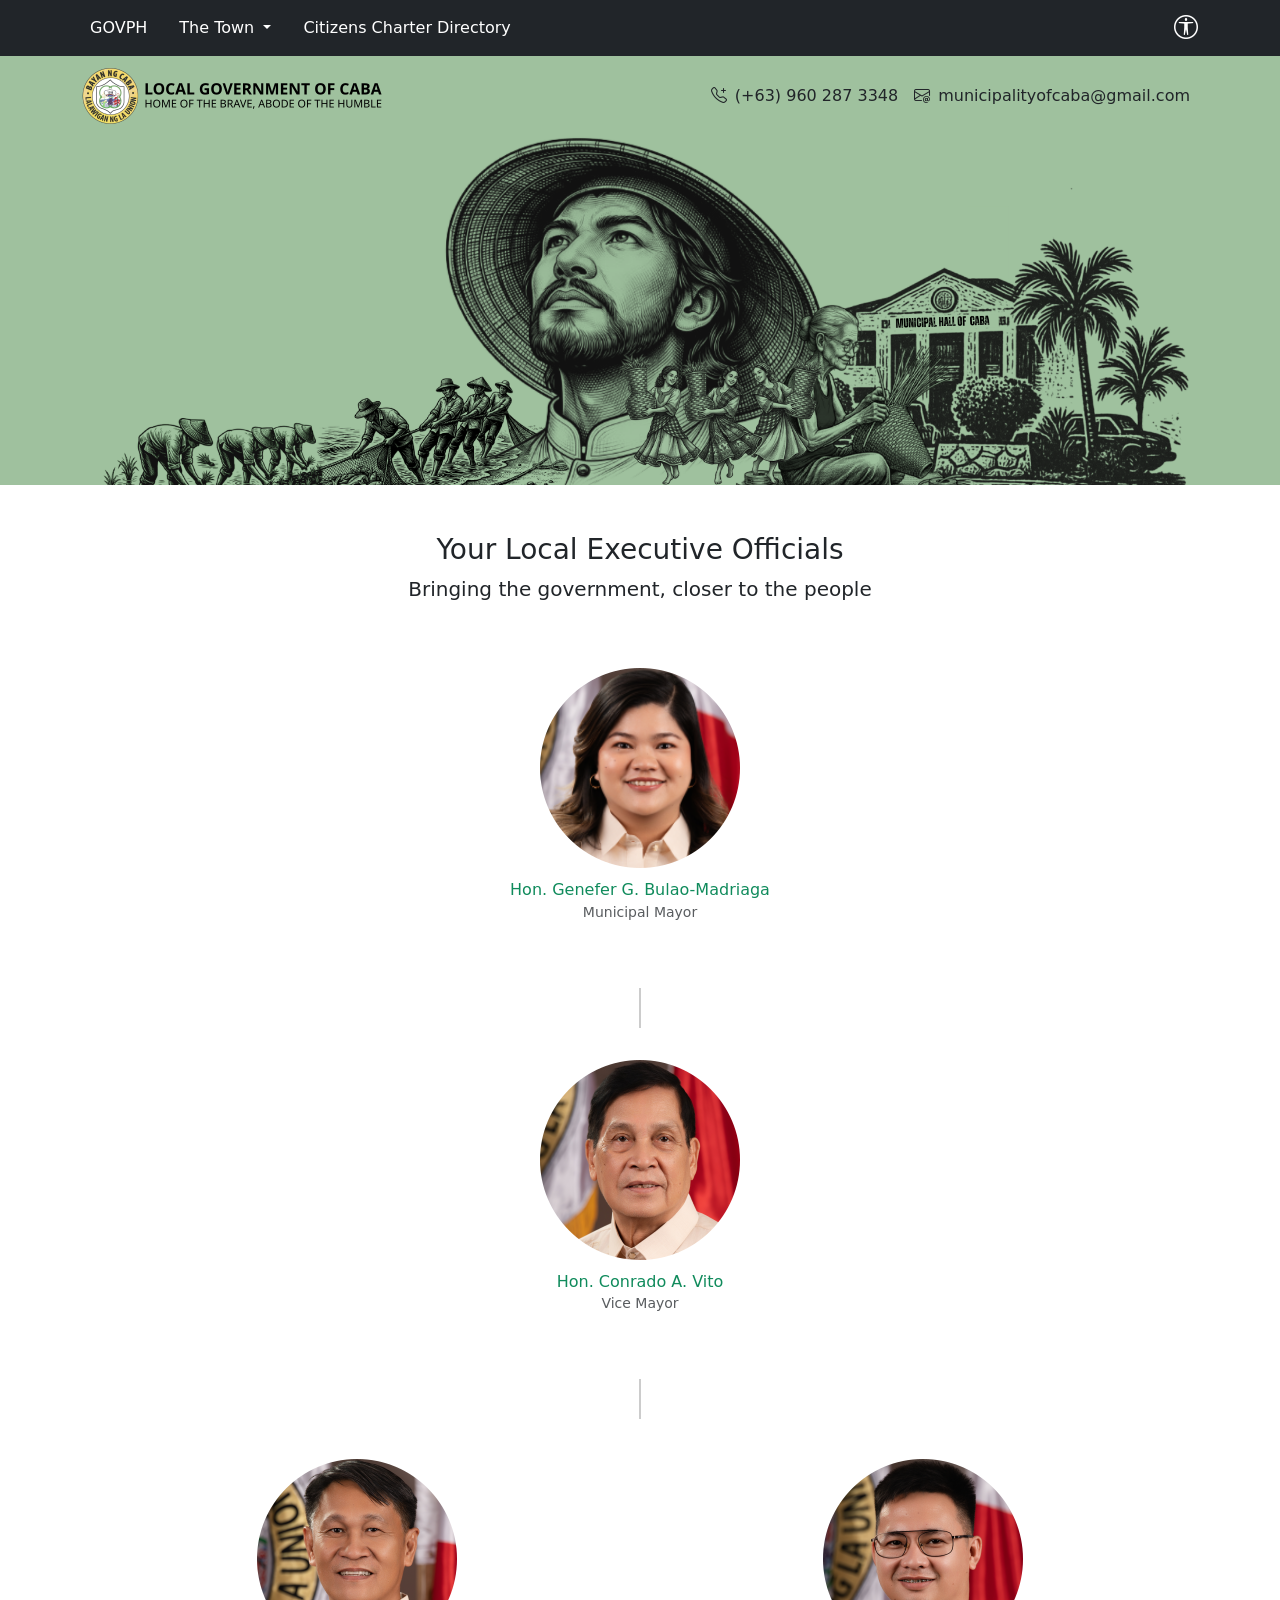
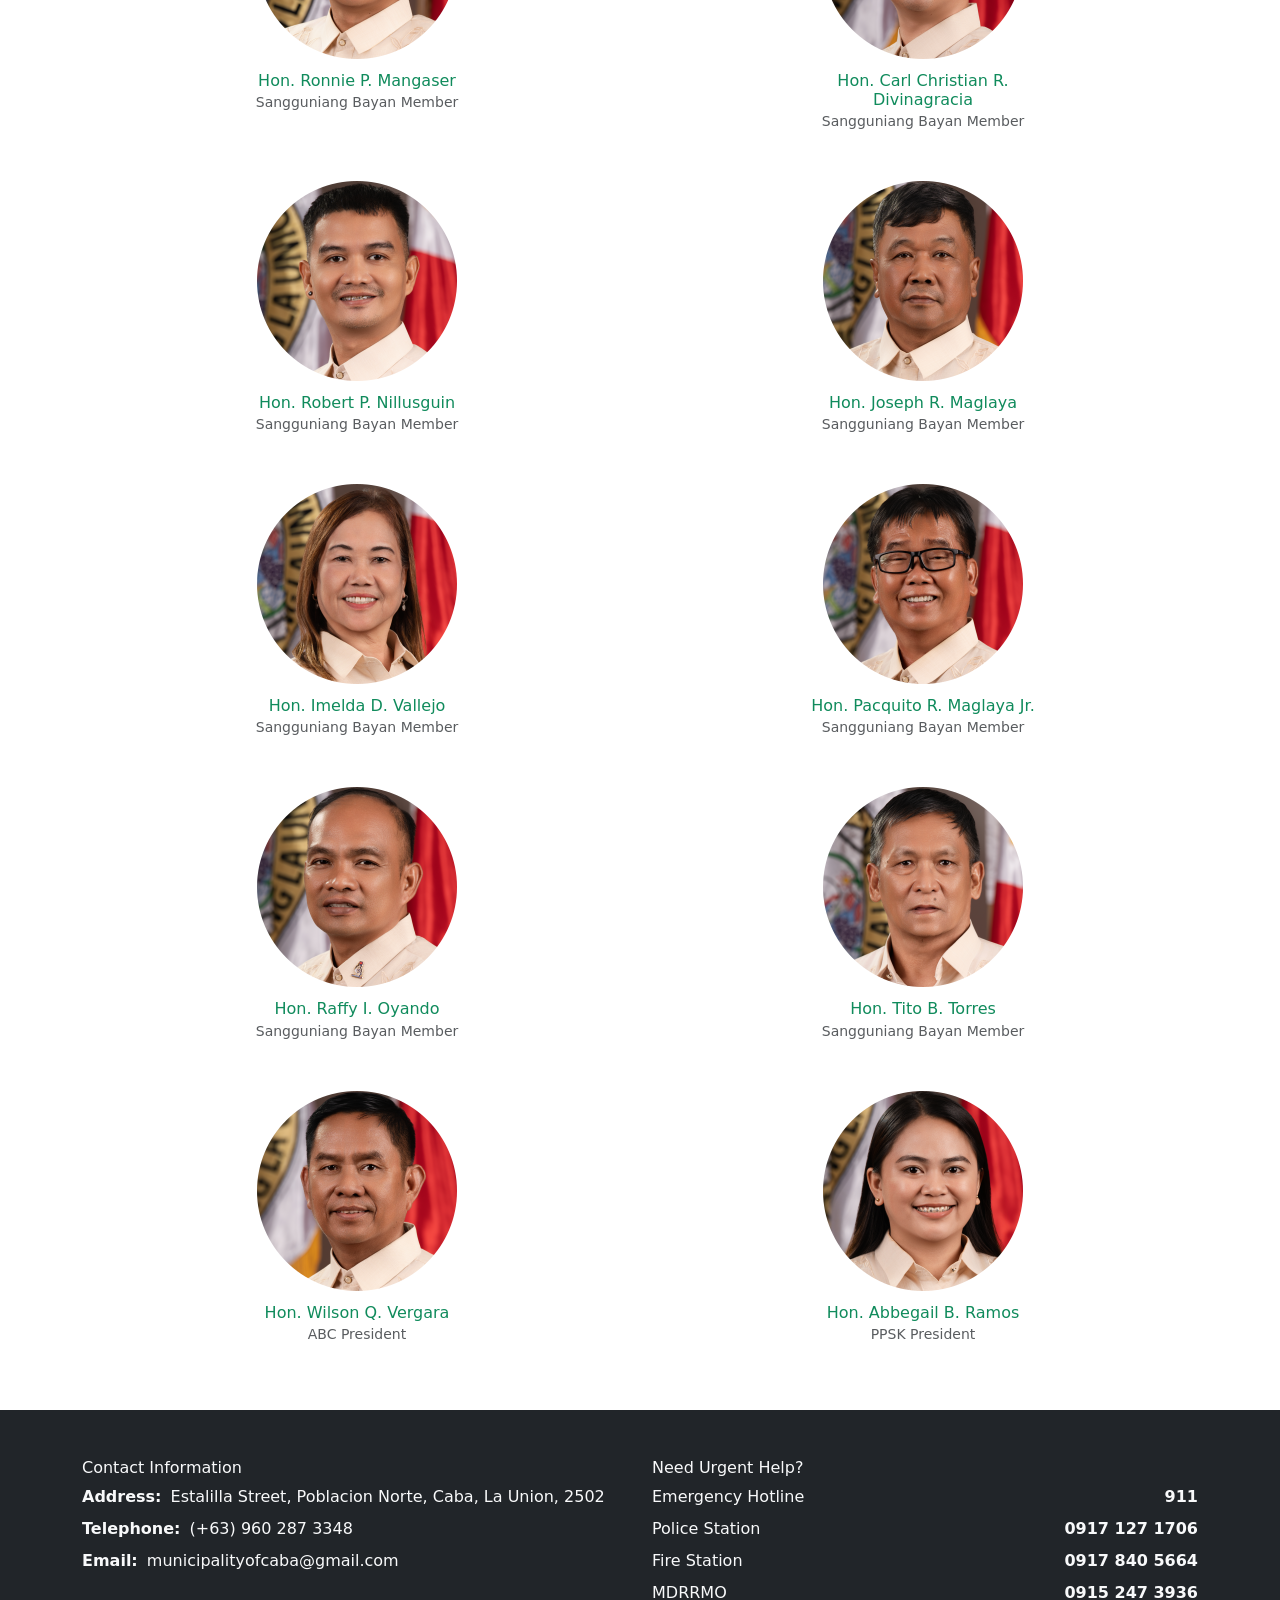
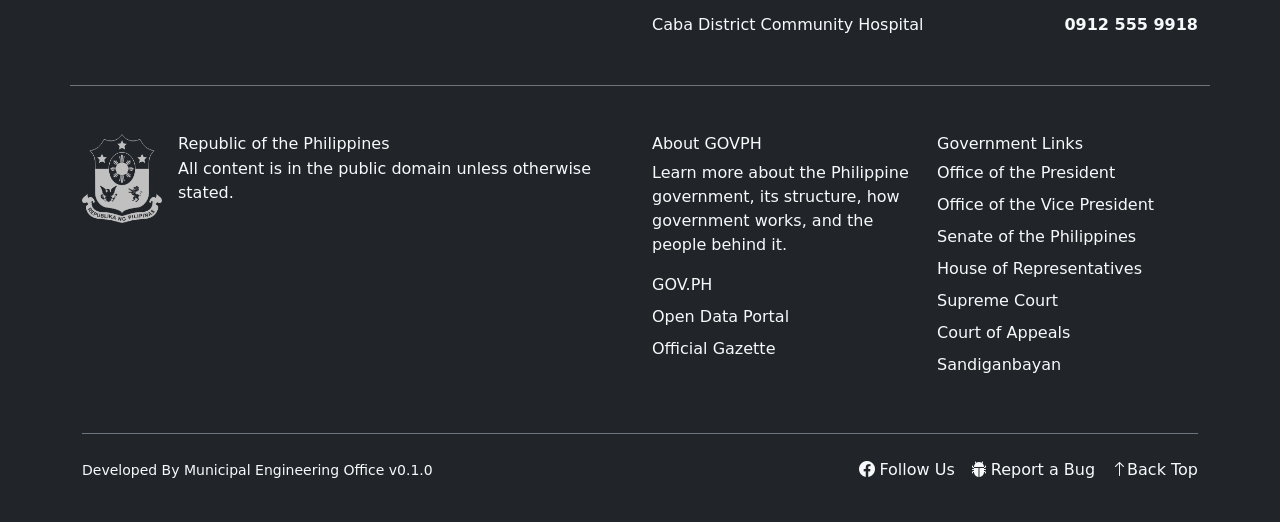
<file: officials.html>
<!DOCTYPE html>
<html class="h-100" lang="en">

<head>
    <meta charset="utf-8">
    <meta name="viewport" content="width=device-width, initial-scale=1">
    <meta name="description" content="">
    <link href="https://cdn.jsdelivr.net/npm/bootstrap@5.3.8/dist/css/bootstrap.min.css" rel="stylesheet"
        integrity="sha384-sRIl4kxILFvY47J16cr9ZwB07vP4J8+LH7qKQnuqkuIAvNWLzeN8tE5YBujZqJLB" crossorigin="anonymous">
    <link rel="stylesheet" href="https://cdn.jsdelivr.net/npm/bootstrap-icons@1.13.1/font/bootstrap-icons.min.css">
    <link rel="stylesheet" href="./static/styles/common.css">
</head>

<body class="d-flex flex-column h-100">
    <nav class="navbar navbar-expand-lg navbar-dark bg-dark py-2 sticky-top">
        <div class="container">

            <!-- Mobile Toggle -->
            <div class="navbar-brand d-lg-none">
                <button class="navbar-toggler border-0" type="button" data-bs-toggle="collapse"
                    data-bs-target="#mainNav" aria-controls="mainNav" aria-expanded="false"
                    aria-label="Toggle navigation">
                    <i class="bi bi-list text-white fs-3"></i>
                </button>
            </div>

            <!-- Accessibility -->
            <div class="d-flex align-items-center gap-2 order-lg-3">
                <div class="dropdown">
                    <button class="text-white fs-4 p-0 border-0 bg-transparent dropdown-toggle" id="accessibilityMenu"
                        data-bs-toggle="dropdown" aria-expanded="false" aria-label="Accessibility Options">
                        <i class="bi bi-universal-access-circle"></i>
                    </button>

                    <ul class="dropdown-menu dropdown-menu-end">
                        <li>
                            <a class="dropdown-item" href="#" onclick="toggleContrast()">
                                <i class="bi bi-circle-half me-1"></i>Switch Contrast
                            </a>
                        </li>
                        <li>
                            <a class="dropdown-item" href="#" onclick="scrollToTop()">
                                <i class="bi bi-box-arrow-in-up me-1"></i>Page Up
                            </a>
                        </li>
                        <li>
                            <a class="dropdown-item" href="#" onclick="scrollToBottom()">
                                <i class="bi bi-box-arrow-in-down me-1"></i>Page Down
                            </a>
                        </li>
                    </ul>
                </div>
            </div>

            <!-- Nav Links -->
            <div class="collapse navbar-collapse order-lg-2 mt-2 mt-lg-0" id="mainNav">
                <ul class="navbar-nav me-auto mb-2 mb-lg-0">

                    <li class="nav-item me-lg-3">
                        <a href="https://www.gov.ph" target="_blank" class="nav-link text-white">
                            GOVPH
                        </a>
                    </li>

                    <li class="nav-item dropdown me-lg-3">
                        <a class="nav-link text-white px-2 dropdown-toggle" href="#" id="townDropdown"
                            data-bs-toggle="dropdown">
                            The Town
                        </a>
                        <ul class="dropdown-menu">
                            <li><a class="dropdown-item" href="./history.html">History</a></li>
                            <li><a class="dropdown-item" href="./otop.html">One Product</a></li>
                            <li><a class="dropdown-item" href="./officials.html">Our Officials</a></li>
                        </ul>
                    </li>

                    <li class="nav-item">
                        <a href="./citizens-charter.html" class="nav-link text-white px-2">
                            Citizens Charter Directory
                        </a>
                    </li>

                </ul>
            </div>

        </div>
    </nav>
    <header class="py-2">
        <div class="container d-flex flex-wrap align-items-center justify-content-between">
            <a href="./index.html" class="d-flex align-items-center text-dark text-decoration-none mb-2 mb-lg-0">
                <img src="static/images/logo_alt.png" id="hseal" alt="Municipality of Caba La Union">
            </a>
            <ul
                class="nav flex-column flex-lg-row align-items-start align-items-lg-center mb-2 mb-lg-0 d-none d-md-flex">
                <li class="nav-item">
                    <a class="nav-link d-flex align-items-center px-0 px-lg-2 text-body" href="tel:+639602873348">
                        <i class="bi bi-telephone-plus me-2"></i> (+63) 960 287 3348
                    </a>
                </li>
                <li class="nav-item">
                    <a class="nav-link d-flex align-items-center px-0 px-lg-2 text-body"
                        href="mailto:municipalityofcaba@gmail.com">
                        <i class="bi bi-envelope-at me-2"></i> municipalityofcaba@gmail.com
                    </a>
                </li>
            </ul>
        </div>
    </header>
    <main class="flex-shrink-0">
        <section class="hero-banner d-flex align-items-center justify-content-center">
            <div class="container">
                <img src="./static/images/web_cover_banner_r1.png" class="img-fluid w-100 hero-img" alt="Hero Banner">
            </div>
        </section>
        <style>
            .org-line {
                width: 2px;
                height: 40px;
                background-color: #ccc;
                margin: 0 auto;
            }

            .profile-img {
                width: 150px;
                height: 150px;
                object-fit: cover;
            }

            .org-card {
                max-width: 300px;
                width: 100%;
                margin: 0 auto;
                border: none;
            }

            .sprite {
                --frames: 12;
                --index: 0;
                margin: 0 auto 12px;

                width: 100%;
                max-width: 200px;
                aspect-ratio: 1 / 1;

                background-image: url('./static/images/officials/sprite.png');
                background-repeat: no-repeat;
                background-size: calc(var(--frames) * 100%) 100%;
                background-position: calc((var(--index) / (var(--frames) - 1)) * 100%) 0;
            }
        </style>

        <section class="py-5">
            <div class="container text-center">
                <h3>Your Local Executive Officials</h3>
                <p class="lead mb-5">Bringing the government, closer to the people</p>
                <div class="mb-5">
                    <div class="card org-card">
                        <div class="card-body text-center">
                            <div class="sprite" style="--index:0"></div>
                            <h6 class="mb-0 accent-color">Hon. Genefer G. Bulao-Madriaga</h6>
                            <small class="text-muted">Municipal Mayor</small>
                        </div>
                    </div>
                </div>
                <div class="mb-3">
                    <div class="org-line"></div>
                </div>
                <div class="mb-5">
                    <div class="card org-card">
                        <div class="card-body text-center">
                            <div class="sprite" style="--index:1"></div>
                            <h6 class="mb-0 accent-color">Hon. Conrado A. Vito</h6>
                            <small class="text-muted">Vice Mayor</small>
                        </div>
                    </div>
                </div>
                <div class="mb-4">
                    <div class="org-line"></div>
                </div>
                <div class="row g-3 justify-content-center">
                    <div class="col-6 d-flex justify-content-center">
                        <div class="card org-card">
                            <div class="card-body text-center">
                                <div class="sprite" style="--index:4"></div>
                                <h6 class="mb-0 accent-color">Hon. Ronnie P. Mangaser</h6>
                                <small class="text-muted">Sangguniang Bayan Member</small>
                            </div>
                        </div>
                    </div>

                    <div class="col-6 d-flex justify-content-center">
                        <div class="card org-card">
                            <div class="card-body text-center">
                                <div class="sprite" style="--index:3"></div>
                                <h6 class="mb-0 accent-color">Hon. Carl Christian R. Divinagracia</h6>
                                <small class="text-muted">Sangguniang Bayan Member</small>
                            </div>
                        </div>
                    </div>

                    <div class="col-6 d-flex justify-content-center">
                        <div class="card org-card">
                            <div class="card-body text-center">
                                <div class="sprite" style="--index:2"></div>
                                <h6 class="mb-0 accent-color">Hon. Robert P. Nillusguin</h6>
                                <small class="text-muted">Sangguniang Bayan Member</small>
                            </div>
                        </div>
                    </div>

                    <div class="col-6 d-flex justify-content-center">
                        <div class="card org-card">
                            <div class="card-body text-center">
                                <div class="sprite" style="--index:5"></div>
                                <h6 class="mb-0 accent-color">Hon. Joseph R. Maglaya</h6>
                                <small class="text-muted">Sangguniang Bayan Member</small>
                            </div>
                        </div>
                    </div>

                    <div class="col-6 d-flex justify-content-center">
                        <div class="card org-card">
                            <div class="card-body text-center">
                                <div class="sprite" style="--index:6"></div>
                                <h6 class="mb-0 accent-color">Hon. Imelda D. Vallejo</h6>
                                <small class="text-muted">Sangguniang Bayan Member</small>
                            </div>
                        </div>
                    </div>

                    <div class="col-6 d-flex justify-content-center">
                        <div class="card org-card">
                            <div class="card-body text-center">
                                <div class="sprite" style="--index:7"></div>
                                <h6 class="mb-0 accent-color">Hon. Pacquito R. Maglaya Jr.</h6>
                                <small class="text-muted">Sangguniang Bayan Member</small>
                            </div>
                        </div>
                    </div>

                    <div class="col-6 d-flex justify-content-center">
                        <div class="card org-card">
                            <div class="card-body text-center">
                                <div class="sprite" style="--index:8"></div>
                                <h6 class="mb-0 accent-color">Hon. Raffy I. Oyando</h6>
                                <small class="text-muted">Sangguniang Bayan Member</small>
                            </div>
                        </div>
                    </div>

                    <div class="col-6 d-flex justify-content-center">
                        <div class="card org-card">
                            <div class="card-body text-center">
                                <div class="sprite" style="--index:9"></div>
                                <h6 class="mb-0 accent-color">Hon. Tito B. Torres</h6>
                                <small class="text-muted">Sangguniang Bayan Member</small>
                            </div>
                        </div>
                    </div>

                    <div class="col-6 d-flex justify-content-center">
                        <div class="card org-card">
                            <div class="card-body text-center">
                                <div class="sprite" style="--index:10"></div>
                                <h6 class="mb-0 accent-color">Hon. Wilson Q. Vergara</h6>
                                <small class="text-muted">ABC President</small>
                            </div>
                        </div>
                    </div>

                    <div class="col-6 d-flex justify-content-center">
                        <div class="card org-card">
                            <div class="card-body text-center">
                                <div class="sprite" style="--index:11"></div>
                                <h6 class="mb-0 accent-color">Hon. Abbegail B. Ramos</h6>
                                <small class="text-muted">PPSK President</small>
                            </div>
                        </div>
                    </div>

                </div>

            </div>
        </section>
    </main>
    <footer class="mt-auto pt-5 pb-3 bg-dark text-light">
        <div class="container">
            <div class="row pb-4">
                <div class="col-12 col-md-6 mb-4">
                    <h6 class="text-center text-md-start">Contact Information</h6>
                    <dl class="mb-0">
                        <dd><strong class="me-1">Address:</strong> Estalilla Street, Poblacion Norte, Caba, La Union, 2502
                        </dd>
                        <dd><strong class="me-1">Telephone:</strong> (+63) 960 287 3348</dd>
                        <dd><strong class="me-1">Email:</strong> municipalityofcaba@gmail.com</dd>
                    </dl>
                </div>
                <div class="col-12 col-md-6 mb-4">
                    <h6 class="text-center text-md-start">Need Urgent Help?</h6>
                    <div class="d-flex flex-column gap-2">
                        <div class="d-flex justify-content-between">
                            <span>Emergency Hotline</span>
                            <a href="tel:911" class="text-light fw-bold text-decoration-none">911</a>
                        </div>
                        <div class="d-flex justify-content-between">
                            <span>Police Station</span>
                            <a href="tel:09171271706" class="text-light fw-bold text-decoration-none">0917 127 1706</a>
                        </div>
                        <div class="d-flex justify-content-between">
                            <span>Fire Station</span>
                            <a href="tel:09178405664" class="text-light fw-bold text-decoration-none">0917 840 5664</a>
                        </div>
                        <div class="d-flex justify-content-between">
                            <span>MDRRMO</span>
                            <a href="tel:0451234567" class="text-light fw-bold text-decoration-none">0915 247 3936</a>
                        </div>
                        <div class="d-flex justify-content-between">
                            <span>Caba District Community Hospital</span>
                            <a href="tel:09125559918" class="text-light fw-bold text-decoration-none">0912 555 9918</a>
                        </div>
                    </div>
                </div>
            </div>
            <!-- Government Info Section -->
            <div class="row py-5 border-top border-secondary">
                <!-- GOVPH Logo + Republic Info as One Component -->
                <div
                    class="col-12 col-md-6 d-flex flex-column flex-sm-row align-items-center align-items-sm-start mb-4 mb-md-0">
                    <div class="me-sm-3 mb-3 mb-sm-0 d-flex justify-content-center justify-content-sm-start">
                        <img src="static/images/govph-logo.png" alt="GOVPH" class="img-fluid" style="max-width: 80px;">
                    </div>
                    <div class="text-center text-sm-start">
                        <h6 class="mb-1">Republic of the Philippines</h6>
                        <p class="mb-0">All content is in the public domain unless otherwise stated.</p>
                    </div>
                </div>

                <!-- About GOVPH -->
                <div class="col-12 col-md-3 mb-4 mb-md-0">
                    <h6>About GOVPH</h6>
                    <p>Learn more about the Philippine government, its structure, how government works, and the people
                        behind it.</p>
                    <ul class="nav flex-column">
                        <li class="nav-item mb-2"><a href="https://www.gov.ph/"
                                class="nav-link p-0 link-light">GOV.PH</a></li>
                        <li class="nav-item mb-2"><a href="https://data.gov.ph/index/home"
                                class="nav-link p-0 link-light">Open Data Portal</a></li>
                        <li class="nav-item mb-2"><a href="https://www.officialgazette.gov.ph/"
                                class="nav-link p-0 link-light">Official Gazette</a></li>
                    </ul>
                </div>

                <!-- Government Links -->
                <div class="col-12 col-md-3">
                    <h6>Government Links</h6>
                    <ul class="nav flex-column">
                        <li class="nav-item mb-2"><a href="https://op-proper.gov.ph/"
                                class="nav-link p-0 link-light">Office of the
                                President</a></li>
                        <li class="nav-item mb-2"><a href="https://ovp.gov.ph/" class="nav-link p-0 link-light">Office
                                of the Vice
                                President</a></li>
                        <li class="nav-item mb-2"><a href="https://www.senate.gov.ph/"
                                class="nav-link p-0 link-light">Senate of the
                                Philippines</a></li>
                        <li class="nav-item mb-2"><a href="https://www.congress.gov.ph/"
                                class="nav-link p-0 link-light">House of
                                Representatives</a></li>
                        <li class="nav-item mb-2"><a href="https://sc.judiciary.gov.ph/"
                                class="nav-link p-0 link-light">Supreme Court</a></li>
                        <li class="nav-item mb-2"><a href="https://ca.judiciary.gov.ph/"
                                class="nav-link p-0 link-light">Court of Appeals</a></li>
                        <li class="nav-item mb-2"><a href="https://sb.judiciary.gov.ph/"
                                class="nav-link p-0 link-light">Sandiganbayan</a></li>
                    </ul>
                </div>
            </div>
            <div class="d-flex flex-column flex-sm-row justify-content-between py-4 border-top border-secondary">
                <p class="mb-3 mb-sm-0"><small>Developed By Municipal Engineering Office v0.1.0</small></p>
                <ul class="mb-0 list-unstyled d-flex justify-content-center justify-content-sm-end gap-3">
                    <li>
                        <a class="nav-link link-light d-flex align-items-center"
                            href="https://www.facebook.com/cabalaunionofficial/" title="@cabalaunionofficial"
                            aria-label="Follow Us">
                            <i class="bi bi-facebook me-1"></i>Follow Us
                        </a>
                    </li>
                    <li>
                        <a class="nav-link link-light d-flex align-items-center" href="#" aria-label="Bug Report">
                            <i class="bi bi-bug-fill me-1"></i>Report a Bug
                        </a>
                    </li>
                    <li>
                        <a class="nav-link link-light d-flex align-items-center" href="#" onclick="scrollToTop()"
                            aria-label="Back Top">
                            <i class="bi bi-arrow-up"></i>Back Top
                        </a>
                    </li>
                </ul>
            </div>
        </div>
    </footer>
    <script src="https://cdn.jsdelivr.net/npm/bootstrap@5.3.8/dist/js/bootstrap.bundle.min.js"
        integrity="sha384-FKyoEForCGlyvwx9Hj09JcYn3nv7wiPVlz7YYwJrWVcXK/BmnVDxM+D2scQbITxI"
        crossorigin="anonymous"></script>
    <script src="./static/scripts/common.js"></script>
</body>

</html>
</file>
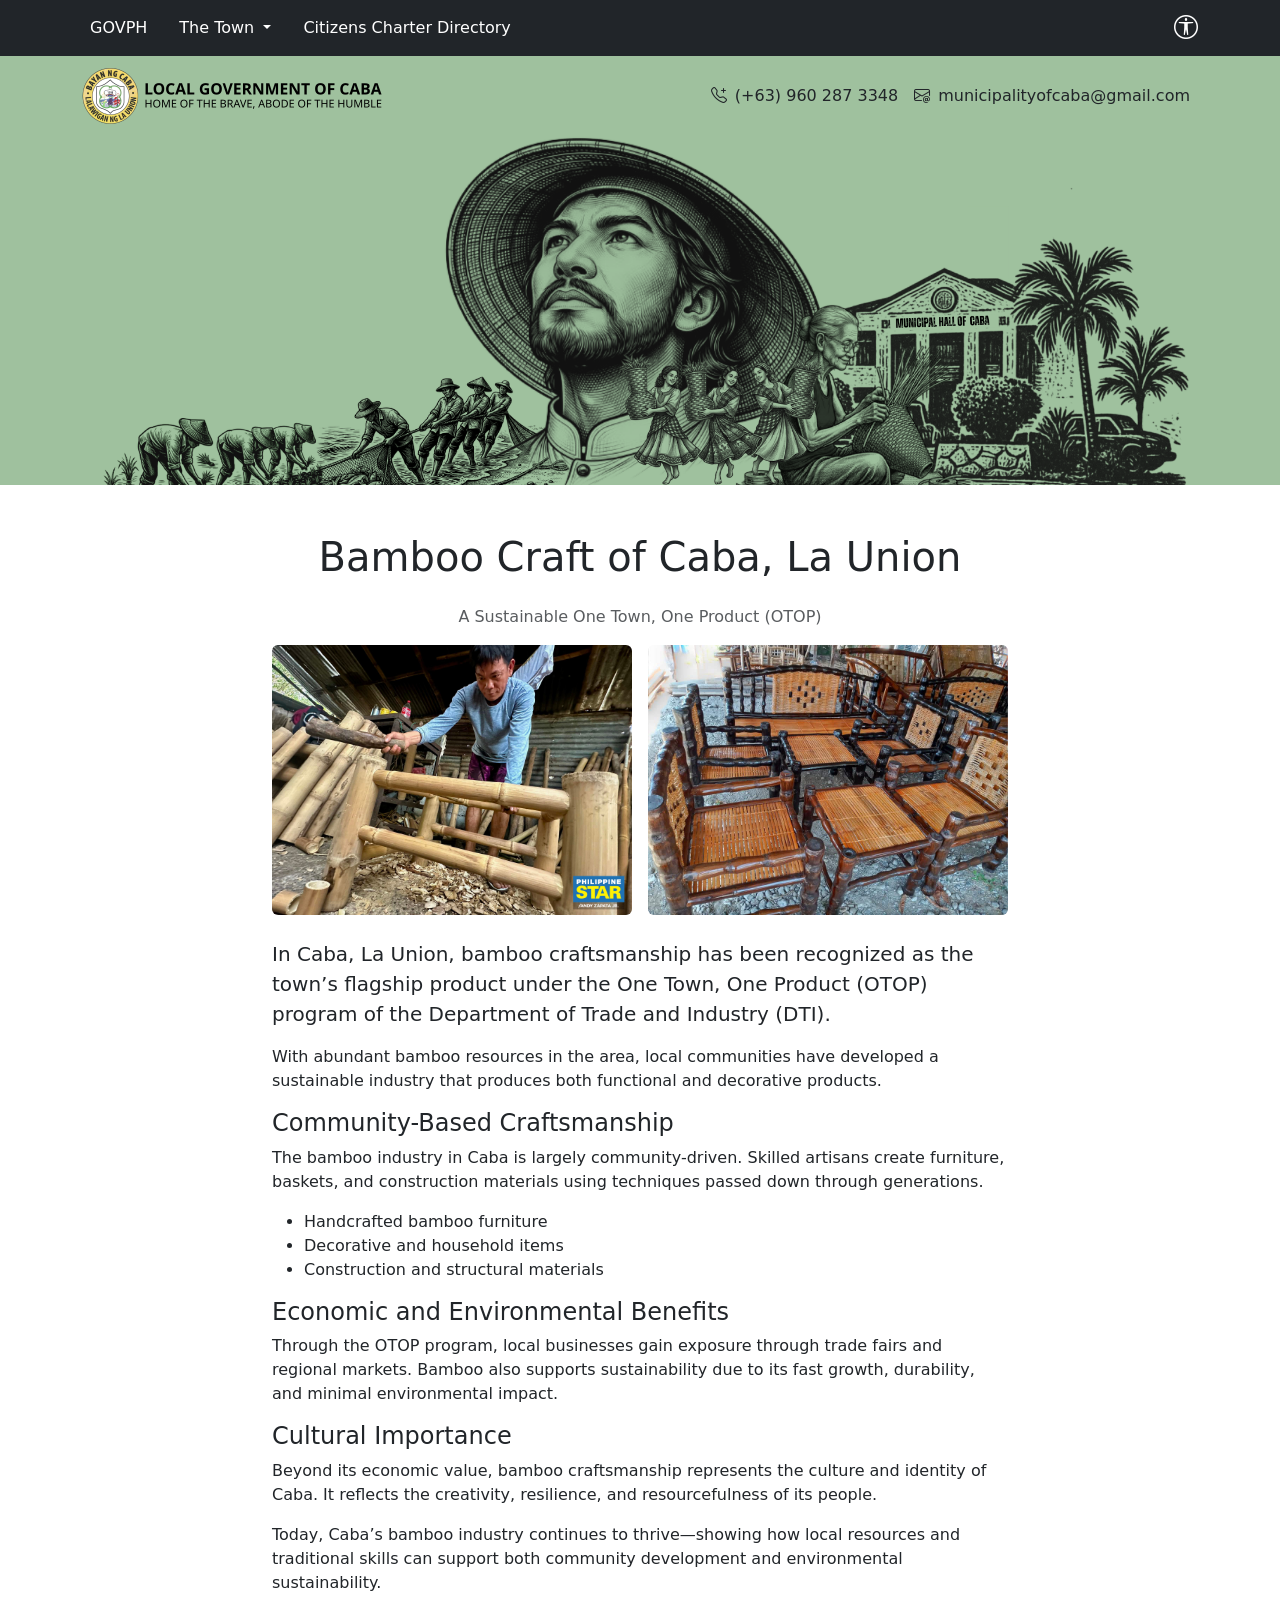
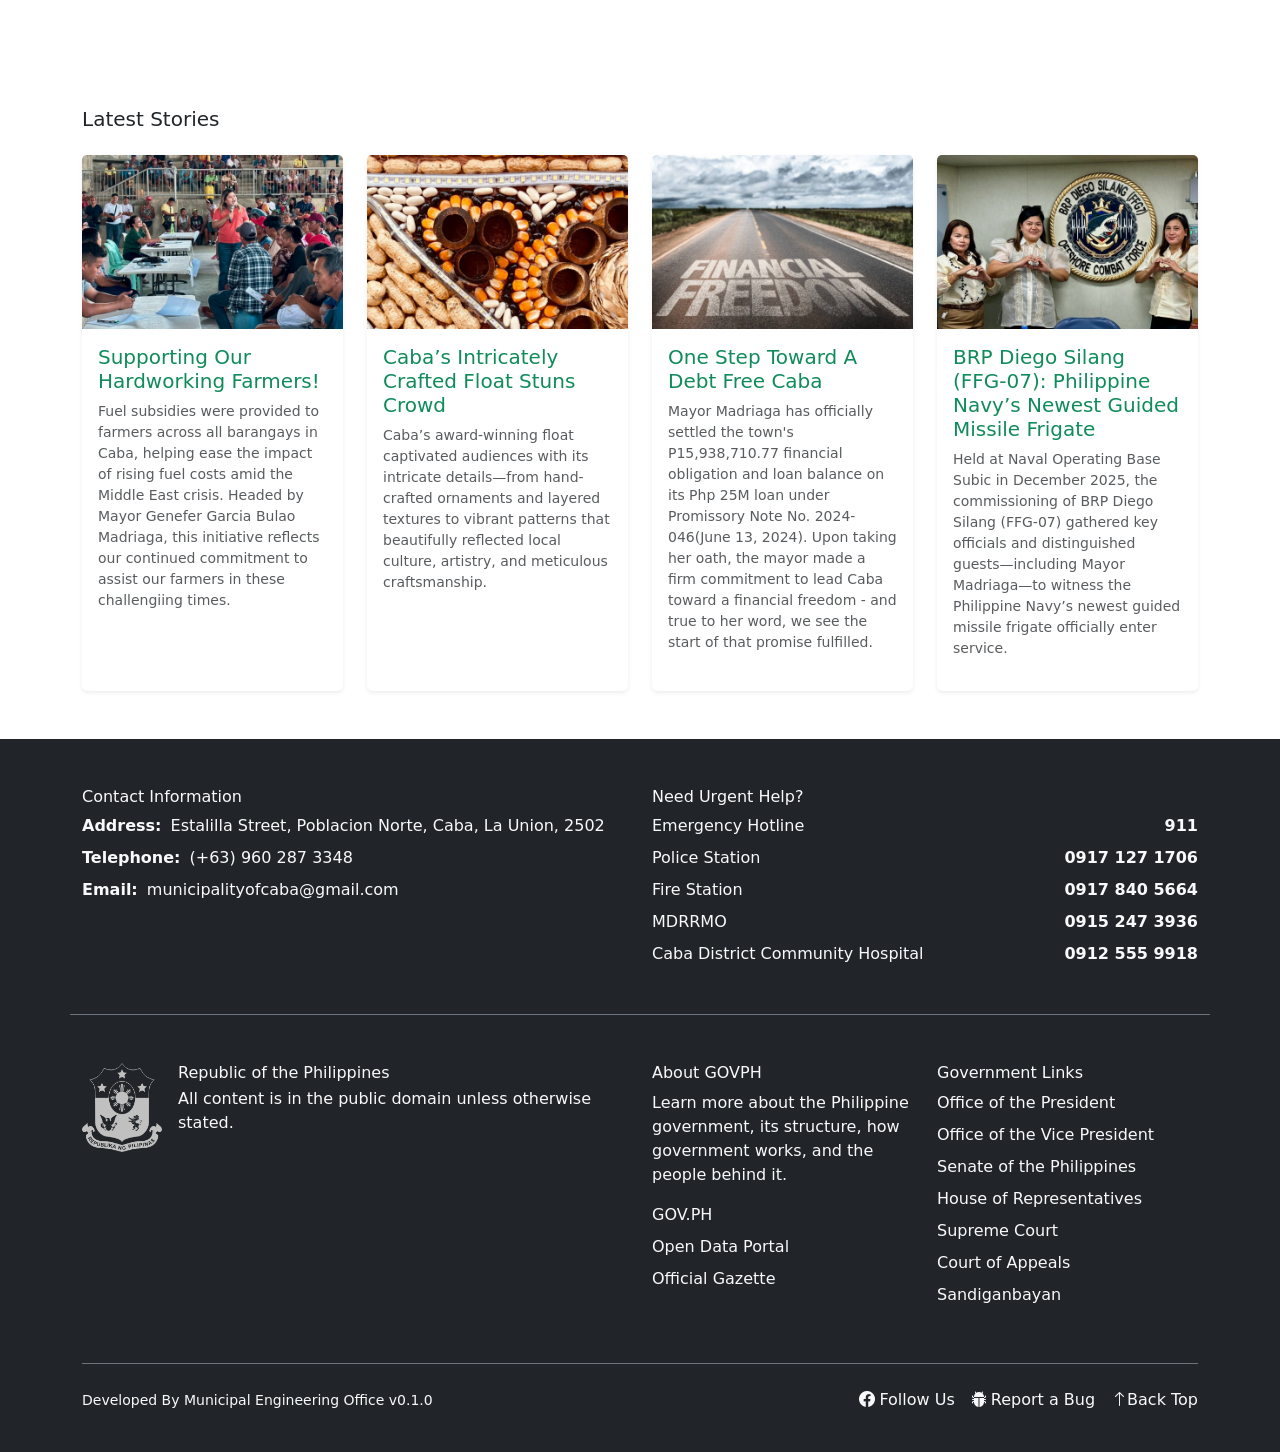
<file: otop.html>
<!DOCTYPE html>
<html class="h-100" lang="en">

<head>
    <meta charset="utf-8">
    <meta name="viewport" content="width=device-width, initial-scale=1">
    <meta name="description" content="">
    <link href="https://cdn.jsdelivr.net/npm/bootstrap@5.3.8/dist/css/bootstrap.min.css" rel="stylesheet"
        integrity="sha384-sRIl4kxILFvY47J16cr9ZwB07vP4J8+LH7qKQnuqkuIAvNWLzeN8tE5YBujZqJLB" crossorigin="anonymous">
    <link rel="stylesheet" href="https://cdn.jsdelivr.net/npm/bootstrap-icons@1.13.1/font/bootstrap-icons.min.css">
    <link rel="stylesheet" href="./static/styles/common.css">
</head>

<body class="d-flex flex-column h-100">
    <nav class="navbar navbar-expand-lg navbar-dark bg-dark py-2 sticky-top">
        <div class="container">

            <!-- Mobile Toggle -->
            <div class="navbar-brand d-lg-none">
                <button class="navbar-toggler border-0" type="button" data-bs-toggle="collapse"
                    data-bs-target="#mainNav" aria-controls="mainNav" aria-expanded="false"
                    aria-label="Toggle navigation">
                    <i class="bi bi-list text-white fs-3"></i>
                </button>
            </div>

            <!-- Accessibility -->
            <div class="d-flex align-items-center gap-2 order-lg-3">
                <div class="dropdown">
                    <button class="text-white fs-4 p-0 border-0 bg-transparent dropdown-toggle" id="accessibilityMenu"
                        data-bs-toggle="dropdown" aria-expanded="false" aria-label="Accessibility Options">
                        <i class="bi bi-universal-access-circle"></i>
                    </button>

                    <ul class="dropdown-menu dropdown-menu-end">
                        <li>
                            <a class="dropdown-item" href="#" onclick="toggleContrast()">
                                <i class="bi bi-circle-half me-1"></i>Switch Contrast
                            </a>
                        </li>
                        <li>
                            <a class="dropdown-item" href="#" onclick="scrollToTop()">
                                <i class="bi bi-box-arrow-in-up me-1"></i>Page Up
                            </a>
                        </li>
                        <li>
                            <a class="dropdown-item" href="#" onclick="scrollToBottom()">
                                <i class="bi bi-box-arrow-in-down me-1"></i>Page Down
                            </a>
                        </li>
                    </ul>
                </div>
            </div>

            <!-- Nav Links -->
            <div class="collapse navbar-collapse order-lg-2 mt-2 mt-lg-0" id="mainNav">
                <ul class="navbar-nav me-auto mb-2 mb-lg-0">

                    <li class="nav-item me-lg-3">
                        <a href="https://www.gov.ph" target="_blank" class="nav-link text-white">
                            GOVPH
                        </a>
                    </li>

                    <li class="nav-item dropdown me-lg-3">
                        <a class="nav-link text-white px-2 dropdown-toggle" href="#" id="townDropdown"
                            data-bs-toggle="dropdown">
                            The Town
                        </a>
                        <ul class="dropdown-menu">
                            <li><a class="dropdown-item" href="./history.html">History</a></li>
                            <li><a class="dropdown-item" href="./otop.html">One Product</a></li>
                            <li><a class="dropdown-item" href="./officials.html">Our Officials</a></li>
                        </ul>
                    </li>

                    <li class="nav-item">
                        <a href="./citizens-charter.html" class="nav-link text-white px-2">
                            Citizens Charter Directory
                        </a>
                    </li>

                </ul>
            </div>

        </div>
    </nav>
    <header class="py-2">
        <div class="container d-flex flex-wrap align-items-center justify-content-between">
            <a href="./index.html" class="d-flex align-items-center text-dark text-decoration-none mb-2 mb-lg-0">
                <img src="static/images/logo_alt.png" id="hseal" alt="Municipality of Caba La Union">
            </a>
            <ul
                class="nav flex-column flex-lg-row align-items-start align-items-lg-center mb-2 mb-lg-0 d-none d-md-flex">
                <li class="nav-item">
                    <a class="nav-link d-flex align-items-center px-0 px-lg-2 text-body" href="tel:+639602873348">
                        <i class="bi bi-telephone-plus me-2"></i> (+63) 960 287 3348
                    </a>
                </li>
                <li class="nav-item">
                    <a class="nav-link d-flex align-items-center px-0 px-lg-2 text-body"
                        href="mailto:municipalityofcaba@gmail.com">
                        <i class="bi bi-envelope-at me-2"></i> municipalityofcaba@gmail.com
                    </a>
                </li>
            </ul>
        </div>
    </header>
    <main class="flex-shrink-0">
        <section class="hero-banner d-flex align-items-center justify-content-center">
            <div class="container">
                <img src="./static/images/web_cover_banner_r1.png" class="img-fluid w-100 hero-img" alt="Hero Banner">
            </div>
        </section>
        <section class="py-5">
            <div class="container">
                <div class="row justify-content-center">
                    <div class="col-lg-8">
                        <h1 class="mb-4 text-center">Bamboo Craft of Caba, La Union</h1>
                        <p class="text-center text-muted">A Sustainable One Town, One Product (OTOP)</p>

                        <div class="row g-3 mb-4">
                            <div class="col-6">
                                <img src="./static/images/articles/otop_3.jpg"
                                    class="img-fluid rounded w-100 h-100 object-fit-cover" alt="Basket Weaving">
                            </div>
                            <div class="col-6">
                                <img src="./static/images/articles/otop_4.jpg"
                                    class="img-fluid rounded w-100 h-100 object-fit-cover" alt="Sustainability">
                            </div>
                        </div>
                        <p class="lead">
                            In Caba, La Union, bamboo craftsmanship has been recognized as the town’s flagship product
                            under the One Town, One Product (OTOP) program of the Department of Trade and Industry
                            (DTI).
                        </p>
                        <p>
                            With abundant bamboo resources in the area, local communities have developed a sustainable
                            industry that produces both functional and decorative products.
                        </p>
                        <h4>Community-Based Craftsmanship</h4>
                        <p>
                            The bamboo industry in Caba is largely community-driven. Skilled artisans create furniture,
                            baskets, and construction materials using techniques passed down through generations.
                        </p>

                        <ul>
                            <li>Handcrafted bamboo furniture</li>
                            <li>Decorative and household items</li>
                            <li>Construction and structural materials</li>
                        </ul>
                        <h4>Economic and Environmental Benefits</h4>
                        <p>
                            Through the OTOP program, local businesses gain exposure through trade fairs and regional
                            markets. Bamboo also supports sustainability due to its fast growth, durability, and minimal
                            environmental impact.
                        </p>
                        <h4>Cultural Importance</h4>
                        <p>
                            Beyond its economic value, bamboo craftsmanship represents the culture and identity of Caba.
                            It reflects the creativity, resilience, and resourcefulness of its people.
                        </p>
                        <p>
                            Today, Caba’s bamboo industry continues to thrive—showing how local resources and
                            traditional skills can support both community development and environmental sustainability.
                        </p>
                    </div>
                </div>
            </div>
        </section>
        <section class="py-5">
            <div class="container">
                <div class="d-flex justify-content-between align-items-center mb-4">
                    <h5 class="mb-0">Latest Stories</h5>
                </div>
                <div class="row g-4">
                    <div class="col-12 col-sm-6 col-lg-3">
                        <div class="card h-100 shadow-sm border-0 position-relative">
                            <img src="./static/images/stories/cover_1.png" class="card-img-top" alt="Story Image">
                            <div class="card-body">
                                <h5 class="card-title accent-color">Supporting Our Hardworking Farmers!</h5>
                                <p class="card-text text-muted small">Fuel subsidies were provided to farmers across all
                                    barangays in Caba, helping ease the impact of rising fuel costs amid the Middle East
                                    crisis.
                                    Headed by Mayor Genefer Garcia Bulao Madriaga, this initiative reflects our
                                    continued commitment to assist our farmers in these challengiing times.
                                </p>
                                <a href="#" class="stretched-link"></a>
                            </div>
                        </div>
                    </div>
                    <div class="col-12 col-sm-6 col-lg-3">
                        <div class="card h-100 shadow-sm border-0 position-relative">
                            <img src="./static/images/stories/cover_2.png" class="card-img-top" alt="">
                            <div class="card-body">
                                <h5 class="card-title accent-color">Caba’s Intricately Crafted Float Stuns Crowd</h5>
                                <p class="card-text text-muted small">Caba’s award-winning float captivated audiences
                                    with its intricate details—from hand-crafted ornaments and layered textures to
                                    vibrant patterns that beautifully reflected local culture, artistry, and meticulous
                                    craftsmanship.</p>
                                <a href="#" class="stretched-link"></a>
                            </div>
                        </div>
                    </div>
                    <div class="col-12 col-sm-6 col-lg-3">
                        <div class="card h-100 shadow-sm border-0 position-relative">
                            <img src="./static/images/stories/cover_3.png" class="card-img-top" alt="Story Image">
                            <div class="card-body">
                                <h5 class="card-title accent-color">One Step Toward A Debt Free Caba</h5>
                                <p class="card-text text-muted small">Mayor Madriaga has officially settled the town's
                                    P15,938,710.77 financial obligation and loan balance on its Php 25M loan under
                                    Promissory Note No. 2024-046(June 13, 2024). Upon taking her oath, the mayor made a
                                    firm commitment to lead Caba toward a financial freedom - and true to her word, we
                                    see the start of that promise fulfilled.</p>
                                <a href="#" class="stretched-link"></a>
                            </div>
                        </div>
                    </div>
                    <div class="col-12 col-sm-6 col-lg-3">
                        <div class="card h-100 shadow-sm border-0 position-relative">
                            <img src="./static/images/stories/cover_4.png" class="card-img-top" alt="Story Image">
                            <div class="card-body">
                                <h5 class="card-title accent-color">BRP Diego Silang (FFG-07): Philippine Navy’s Newest
                                    Guided Missile Frigate</h5>
                                <p class="card-text text-muted small">Held at Naval Operating Base Subic in December
                                    2025, the commissioning of BRP Diego Silang (FFG-07) gathered key officials and
                                    distinguished guests—including Mayor Madriaga—to witness the Philippine Navy’s
                                    newest guided missile frigate officially enter service.</p>
                                <a href="#" class="stretched-link"></a>
                            </div>
                        </div>
                    </div>
                </div>
            </div>
        </section>
    </main>
    <footer class="mt-auto pt-5 pb-3 bg-dark text-light">
        <div class="container">
            <div class="row pb-4">
                <div class="col-12 col-md-6 mb-4">
                    <h6 class="text-center text-md-start">Contact Information</h6>
                    <dl class="mb-0">
                        <dd><strong class="me-1">Address:</strong> Estalilla Street, Poblacion Norte, Caba, La Union, 2502
                        </dd>
                        <dd><strong class="me-1">Telephone:</strong> (+63) 960 287 3348</dd>
                        <dd><strong class="me-1">Email:</strong> municipalityofcaba@gmail.com</dd>
                    </dl>
                </div>
                <div class="col-12 col-md-6 mb-4">
                    <h6 class="text-center text-md-start">Need Urgent Help?</h6>
                    <div class="d-flex flex-column gap-2">
                        <div class="d-flex justify-content-between">
                            <span>Emergency Hotline</span>
                            <a href="tel:911" class="text-light fw-bold text-decoration-none">911</a>
                        </div>
                        <div class="d-flex justify-content-between">
                            <span>Police Station</span>
                            <a href="tel:09171271706" class="text-light fw-bold text-decoration-none">0917 127 1706</a>
                        </div>
                        <div class="d-flex justify-content-between">
                            <span>Fire Station</span>
                            <a href="tel:09178405664" class="text-light fw-bold text-decoration-none">0917 840 5664</a>
                        </div>
                        <div class="d-flex justify-content-between">
                            <span>MDRRMO</span>
                            <a href="tel:0451234567" class="text-light fw-bold text-decoration-none">0915 247 3936</a>
                        </div>
                        <div class="d-flex justify-content-between">
                            <span>Caba District Community Hospital</span>
                            <a href="tel:09125559918" class="text-light fw-bold text-decoration-none">0912 555 9918</a>
                        </div>
                    </div>
                </div>
            </div>
            <!-- Government Info Section -->
            <div class="row py-5 border-top border-secondary">
                <!-- GOVPH Logo + Republic Info as One Component -->
                <div
                    class="col-12 col-md-6 d-flex flex-column flex-sm-row align-items-center align-items-sm-start mb-4 mb-md-0">
                    <div class="me-sm-3 mb-3 mb-sm-0 d-flex justify-content-center justify-content-sm-start">
                        <img src="static/images/govph-logo.png" alt="GOVPH" class="img-fluid" style="max-width: 80px;">
                    </div>
                    <div class="text-center text-sm-start">
                        <h6 class="mb-1">Republic of the Philippines</h6>
                        <p class="mb-0">All content is in the public domain unless otherwise stated.</p>
                    </div>
                </div>

                <!-- About GOVPH -->
                <div class="col-12 col-md-3 mb-4 mb-md-0">
                    <h6>About GOVPH</h6>
                    <p>Learn more about the Philippine government, its structure, how government works, and the people
                        behind it.</p>
                    <ul class="nav flex-column">
                        <li class="nav-item mb-2"><a href="https://www.gov.ph/"
                                class="nav-link p-0 link-light">GOV.PH</a></li>
                        <li class="nav-item mb-2"><a href="https://data.gov.ph/index/home"
                                class="nav-link p-0 link-light">Open Data Portal</a></li>
                        <li class="nav-item mb-2"><a href="https://www.officialgazette.gov.ph/"
                                class="nav-link p-0 link-light">Official Gazette</a></li>
                    </ul>
                </div>

                <!-- Government Links -->
                <div class="col-12 col-md-3">
                    <h6>Government Links</h6>
                    <ul class="nav flex-column">
                        <li class="nav-item mb-2"><a href="https://op-proper.gov.ph/"
                                class="nav-link p-0 link-light">Office of the
                                President</a></li>
                        <li class="nav-item mb-2"><a href="https://ovp.gov.ph/" class="nav-link p-0 link-light">Office
                                of the Vice
                                President</a></li>
                        <li class="nav-item mb-2"><a href="https://www.senate.gov.ph/"
                                class="nav-link p-0 link-light">Senate of the
                                Philippines</a></li>
                        <li class="nav-item mb-2"><a href="https://www.congress.gov.ph/"
                                class="nav-link p-0 link-light">House of
                                Representatives</a></li>
                        <li class="nav-item mb-2"><a href="https://sc.judiciary.gov.ph/"
                                class="nav-link p-0 link-light">Supreme Court</a></li>
                        <li class="nav-item mb-2"><a href="https://ca.judiciary.gov.ph/"
                                class="nav-link p-0 link-light">Court of Appeals</a></li>
                        <li class="nav-item mb-2"><a href="https://sb.judiciary.gov.ph/"
                                class="nav-link p-0 link-light">Sandiganbayan</a></li>
                    </ul>
                </div>
            </div>
            <div class="d-flex flex-column flex-sm-row justify-content-between py-4 border-top border-secondary">
                <p class="mb-3 mb-sm-0"><small>Developed By Municipal Engineering Office v0.1.0</small></p>
                <ul class="mb-0 list-unstyled d-flex justify-content-center justify-content-sm-end gap-3">
                    <li>
                        <a class="nav-link link-light d-flex align-items-center"
                            href="https://www.facebook.com/cabalaunionofficial/" title="@cabalaunionofficial"
                            aria-label="Follow Us">
                            <i class="bi bi-facebook me-1"></i>Follow Us
                        </a>
                    </li>
                    <li>
                        <a class="nav-link link-light d-flex align-items-center" href="#" aria-label="Bug Report">
                            <i class="bi bi-bug-fill me-1"></i>Report a Bug
                        </a>
                    </li>
                    <li>
                        <a class="nav-link link-light d-flex align-items-center" href="#" onclick="scrollToTop()"
                            aria-label="Back Top">
                            <i class="bi bi-arrow-up"></i>Back Top
                        </a>
                    </li>
                </ul>
            </div>
        </div>
    </footer>
    <script src="https://cdn.jsdelivr.net/npm/bootstrap@5.3.8/dist/js/bootstrap.bundle.min.js"
        integrity="sha384-FKyoEForCGlyvwx9Hj09JcYn3nv7wiPVlz7YYwJrWVcXK/BmnVDxM+D2scQbITxI"
        crossorigin="anonymous"></script>
    <script src="./static/scripts/common.js"></script>
</body>

</html>
</file>
<file: static/styles/common.css>
header {
    background-color: #9fc19e;
}
.hero-banner {
    background-color: #9fc19e;
}
.accent-color {
    color: #108b5c;
}

#accessibilityMenu.dropdown-toggle::after {
    display: none;
}

html[data-bs-theme="dark"] #hseal {
    filter: invert(1) grayscale(1);
}

html[data-bs-theme="dark"] .accent-color {
    color: #1bf6a1;
}
</file>
